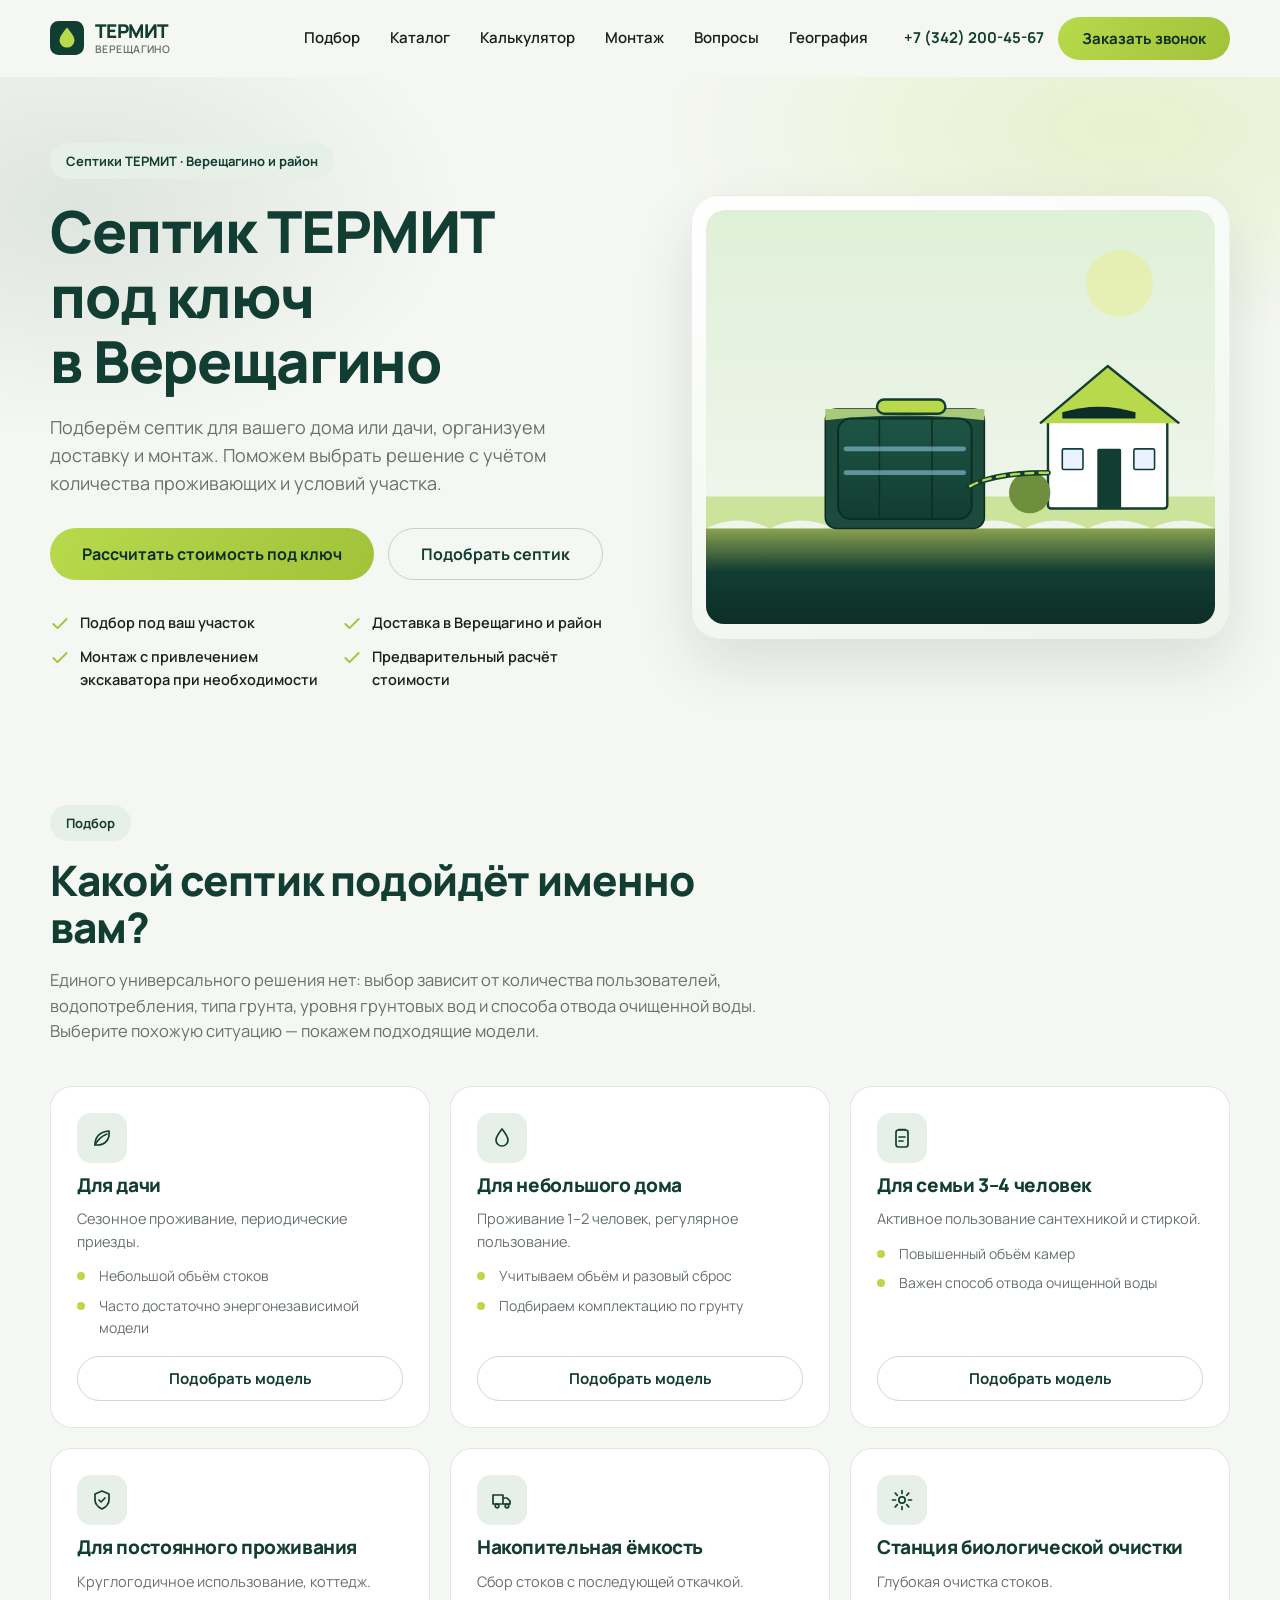
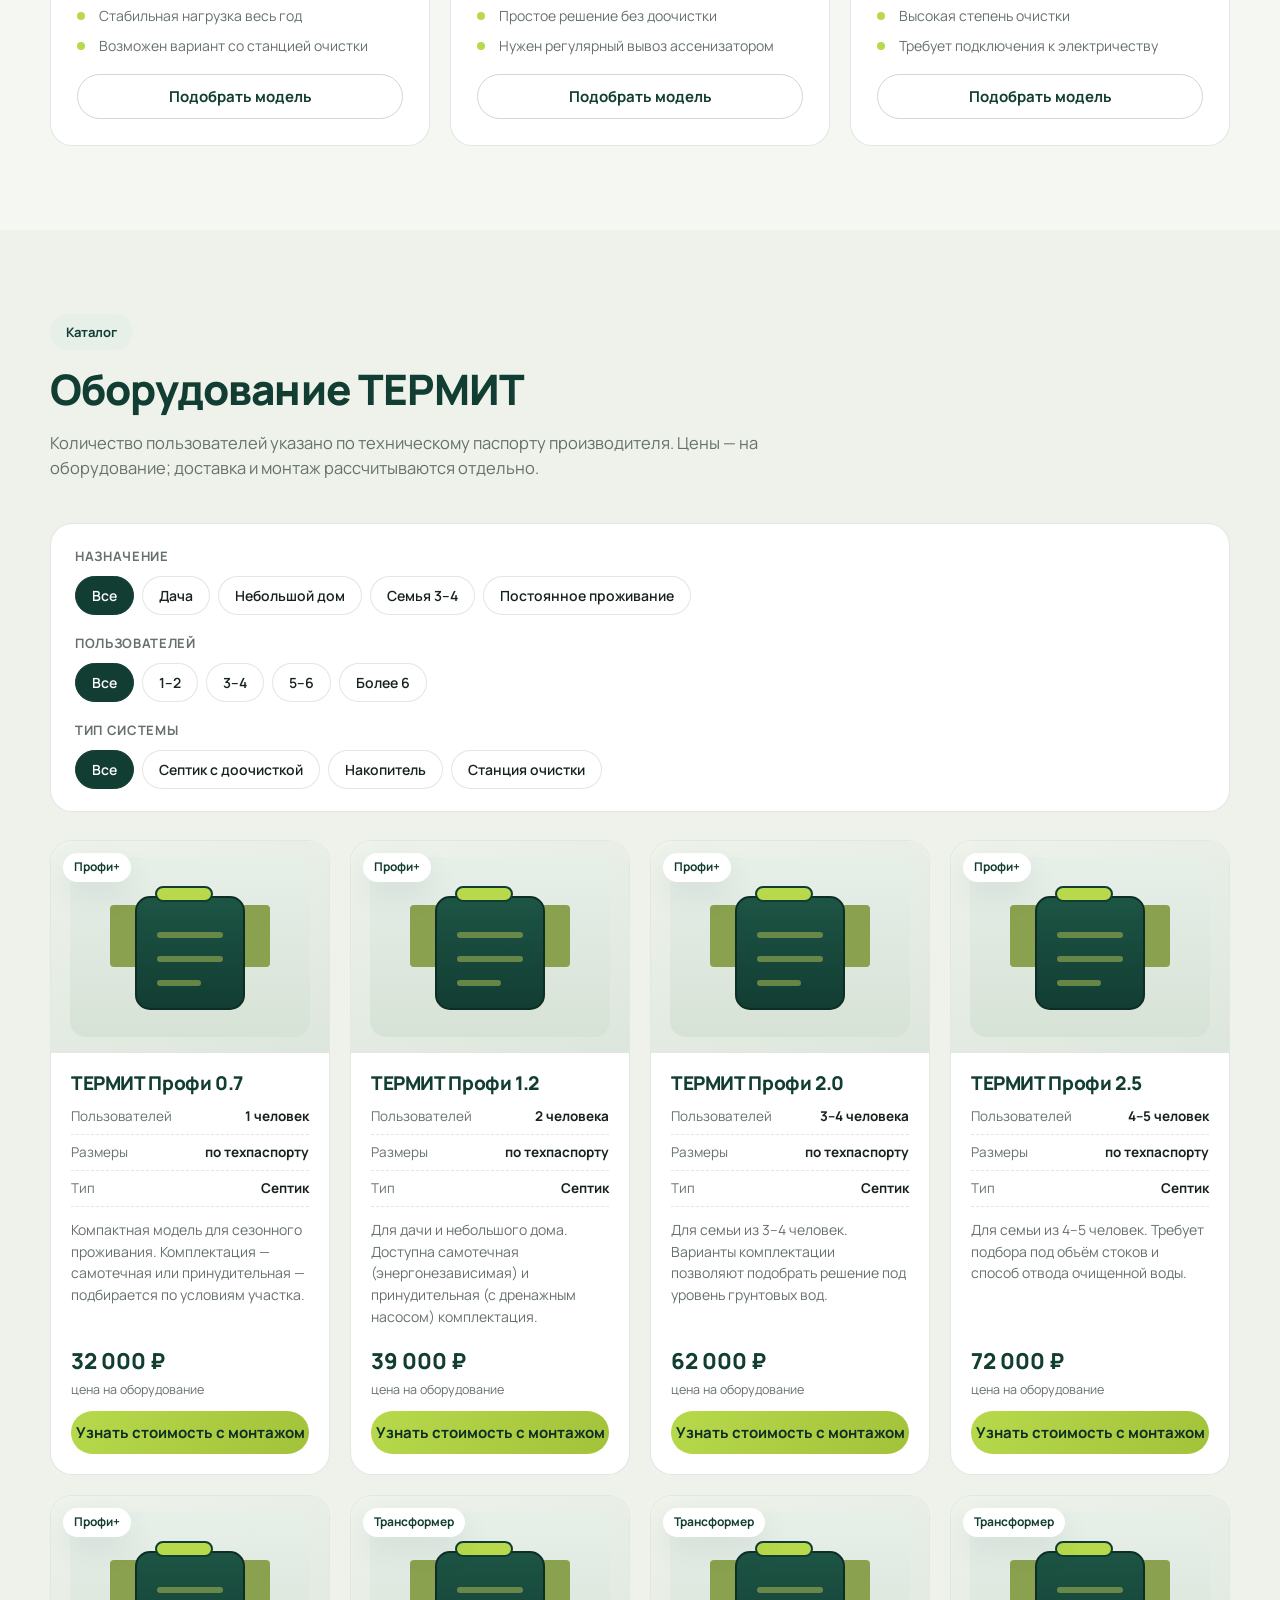
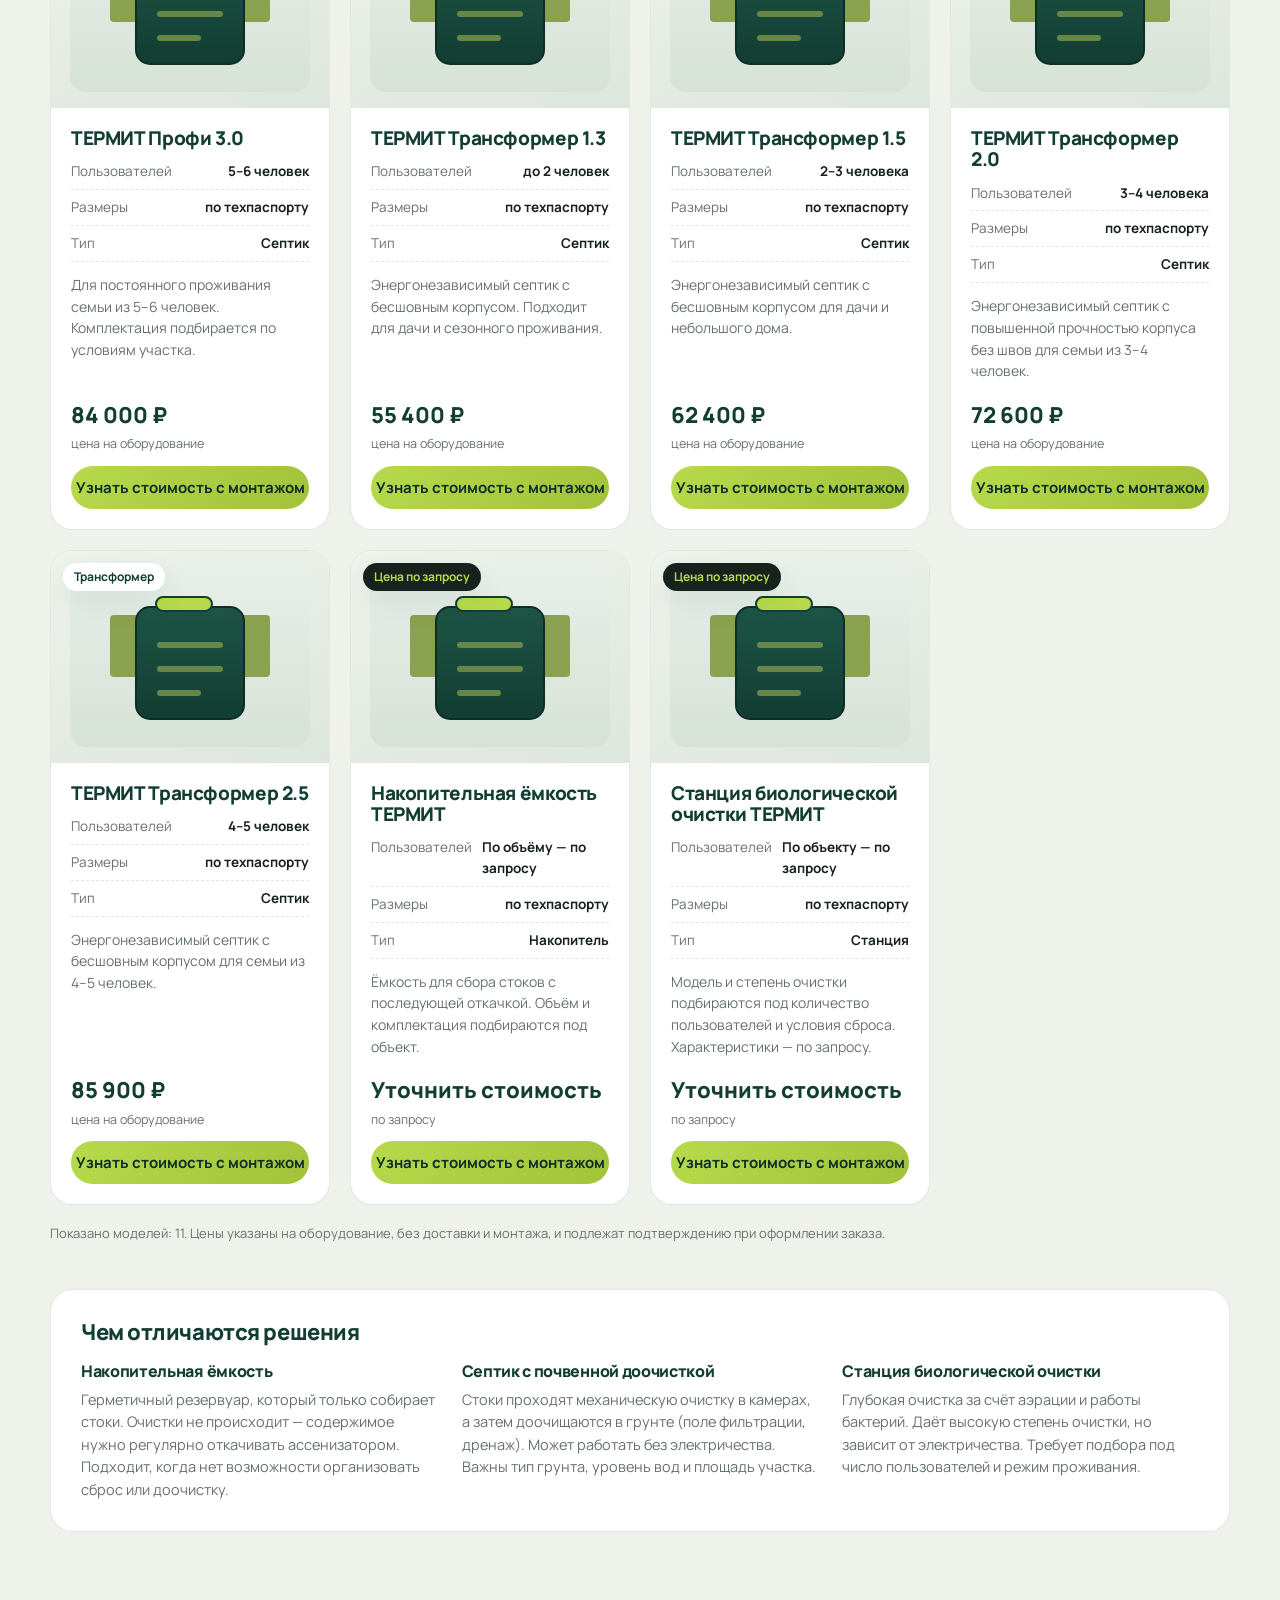
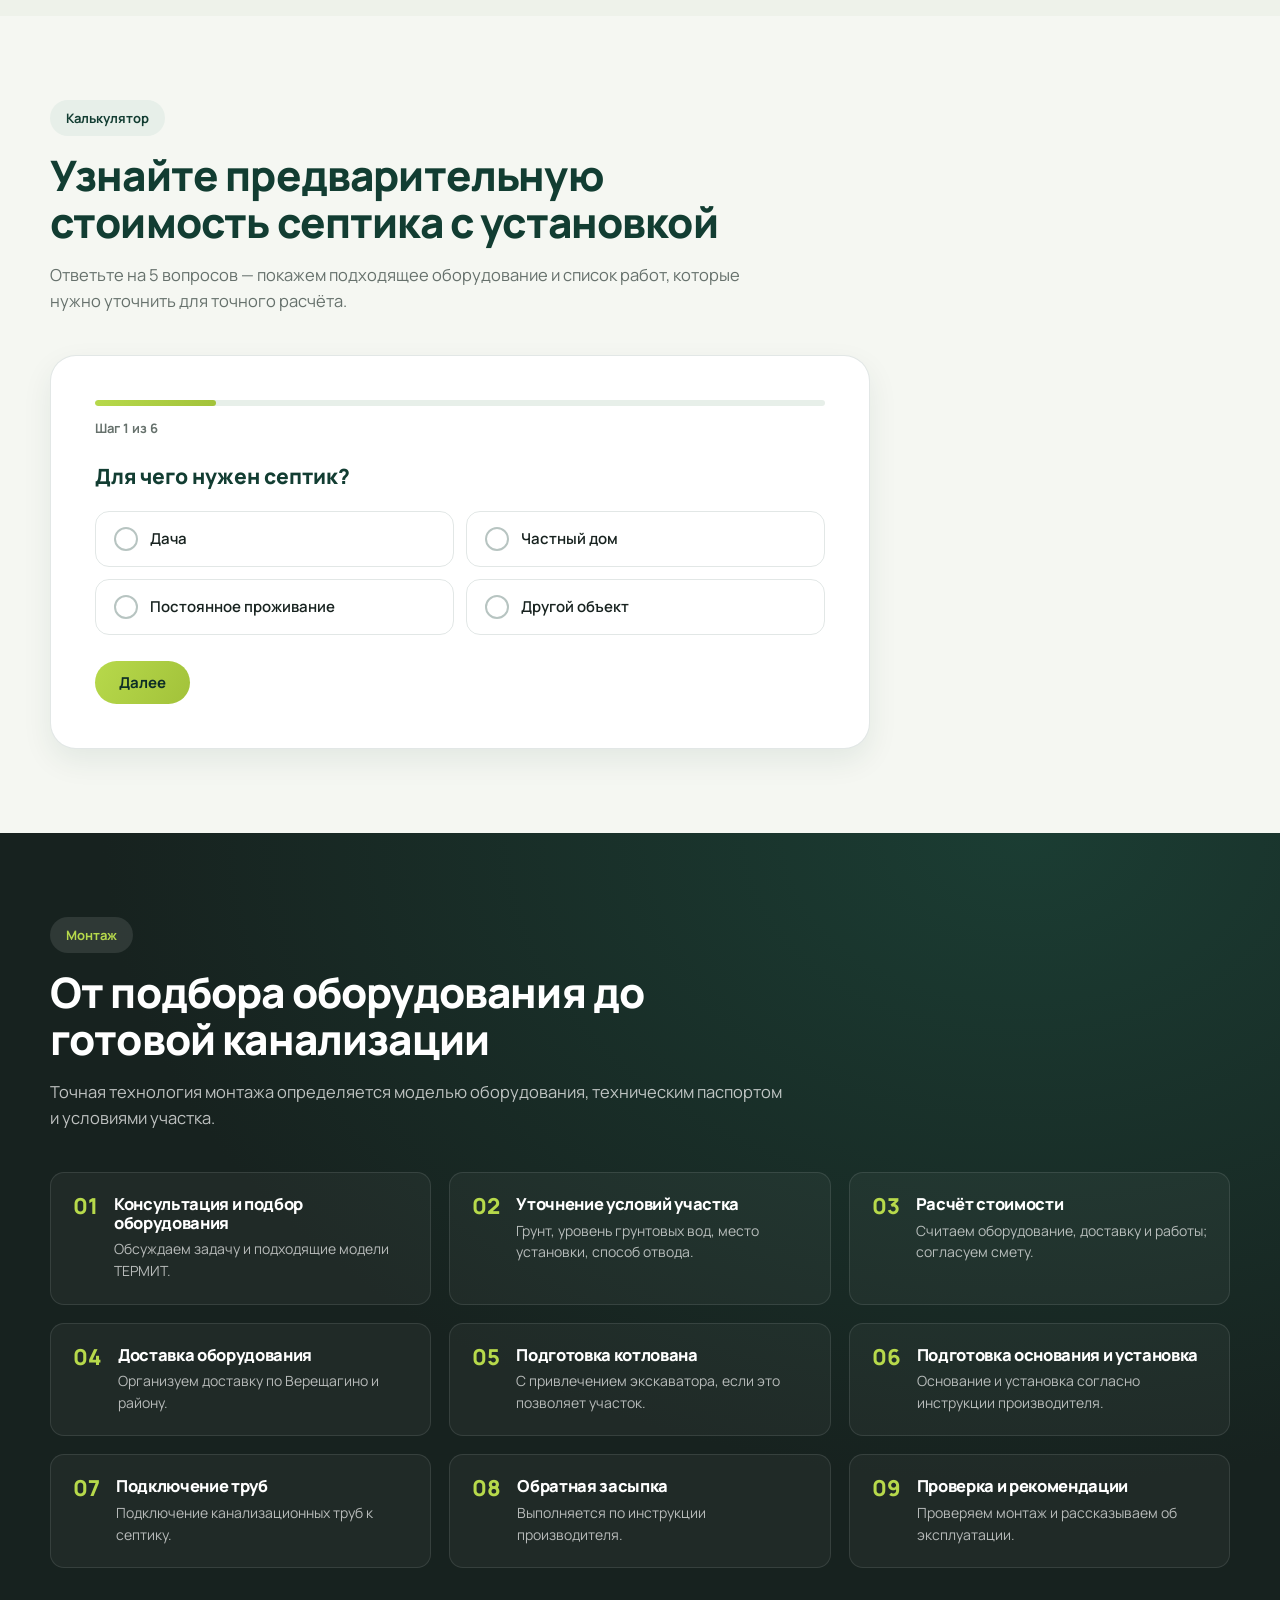
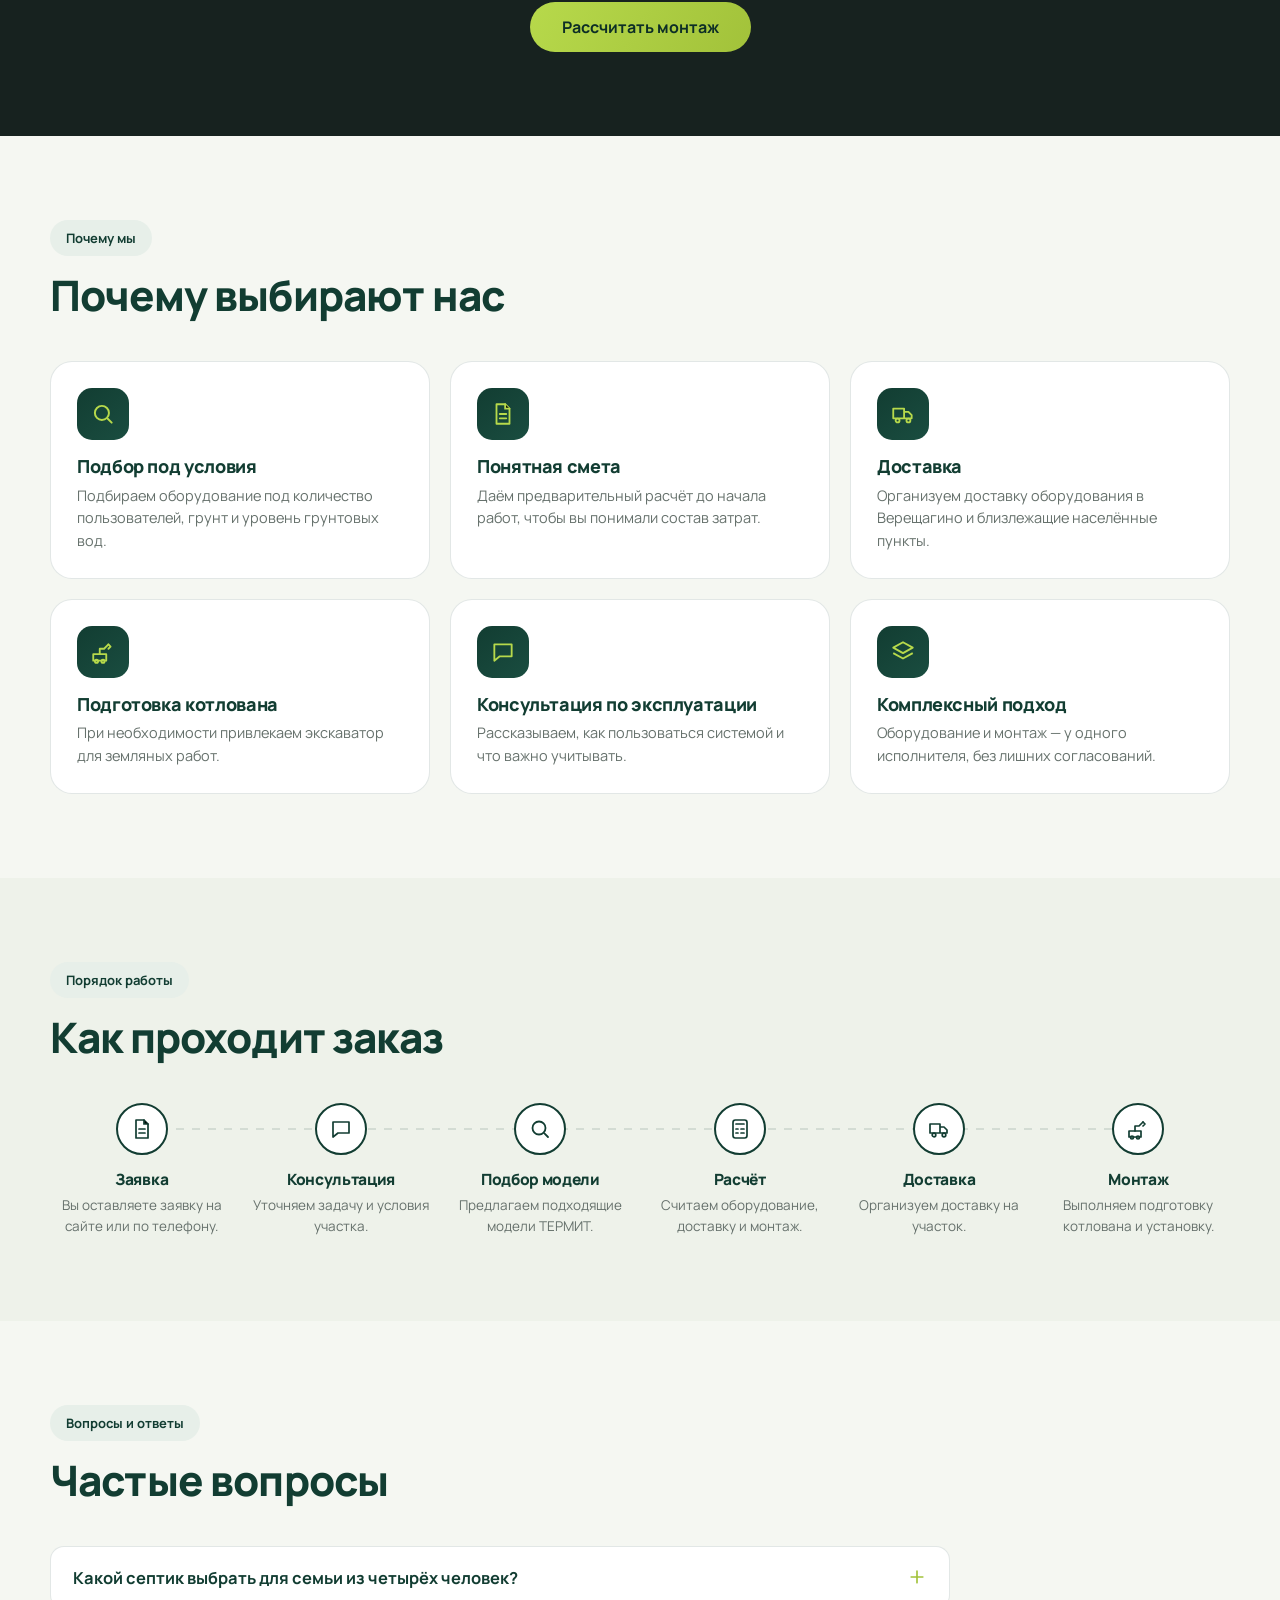
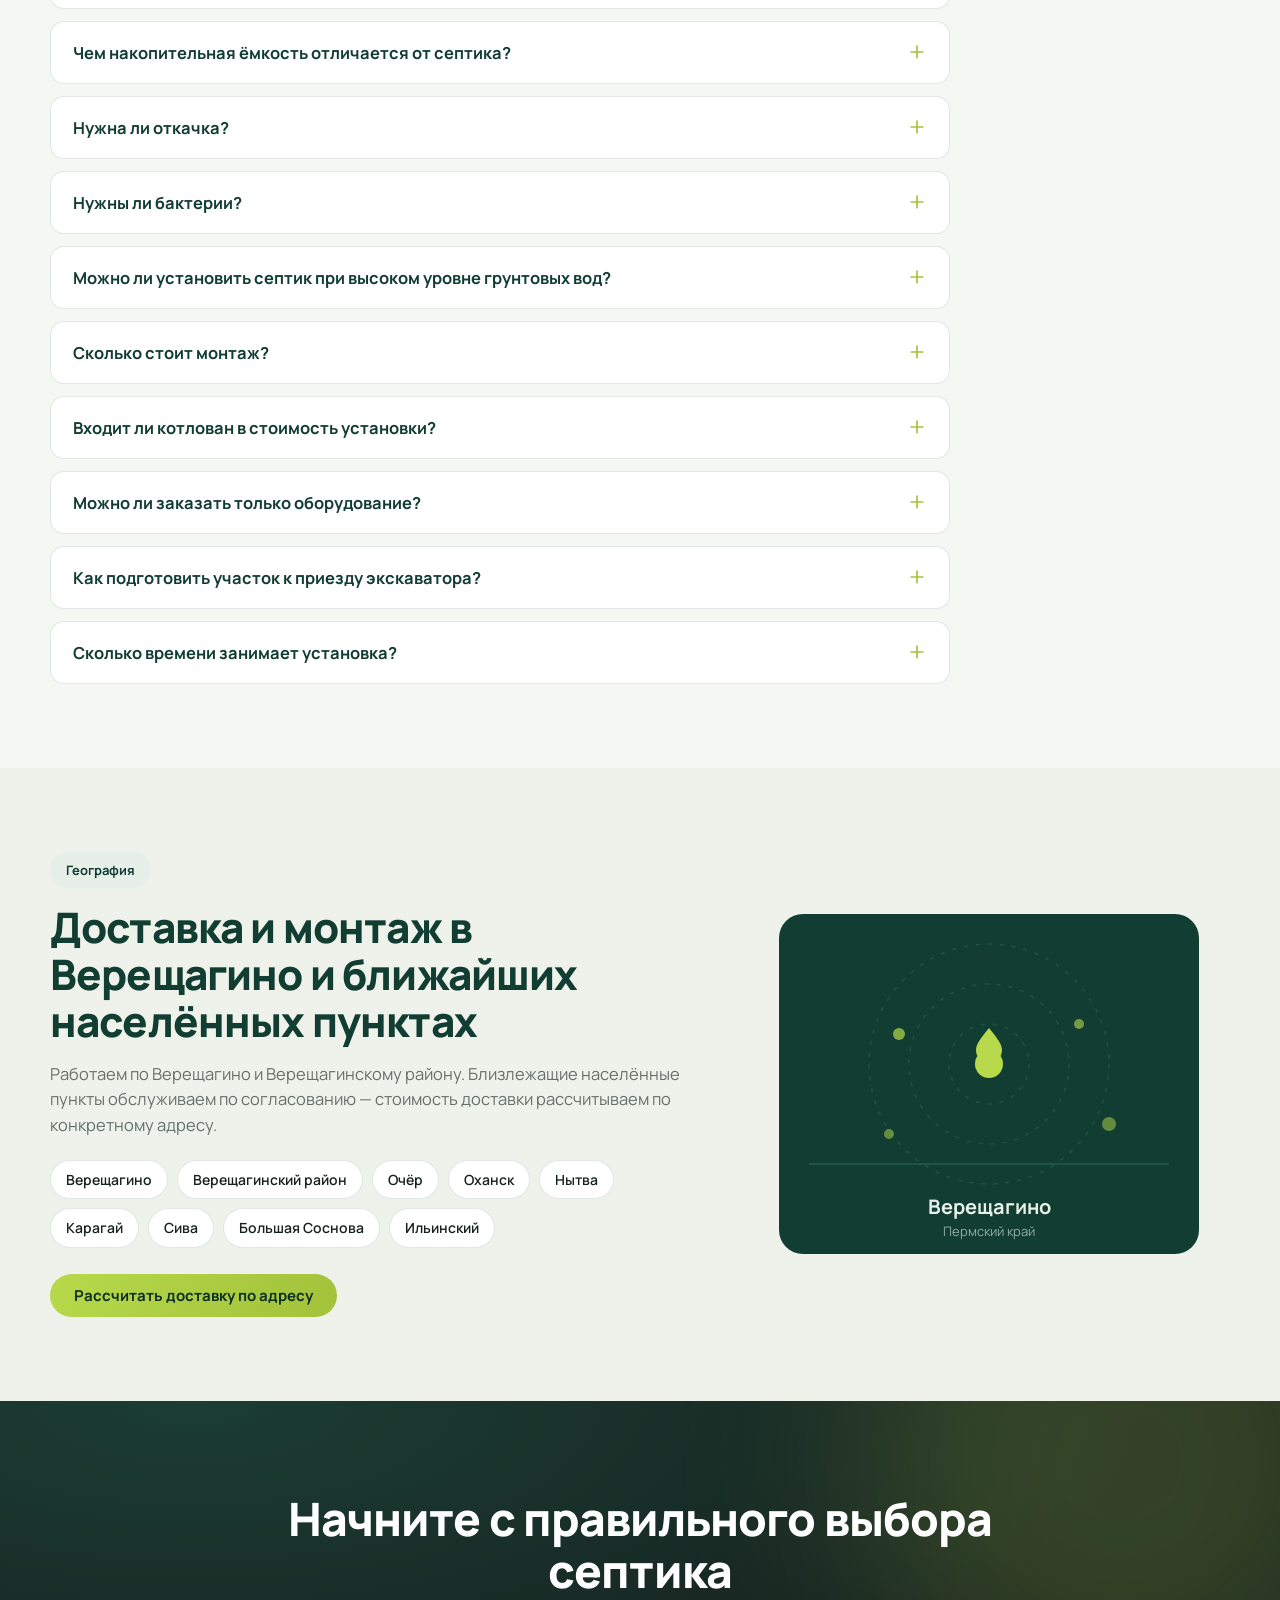
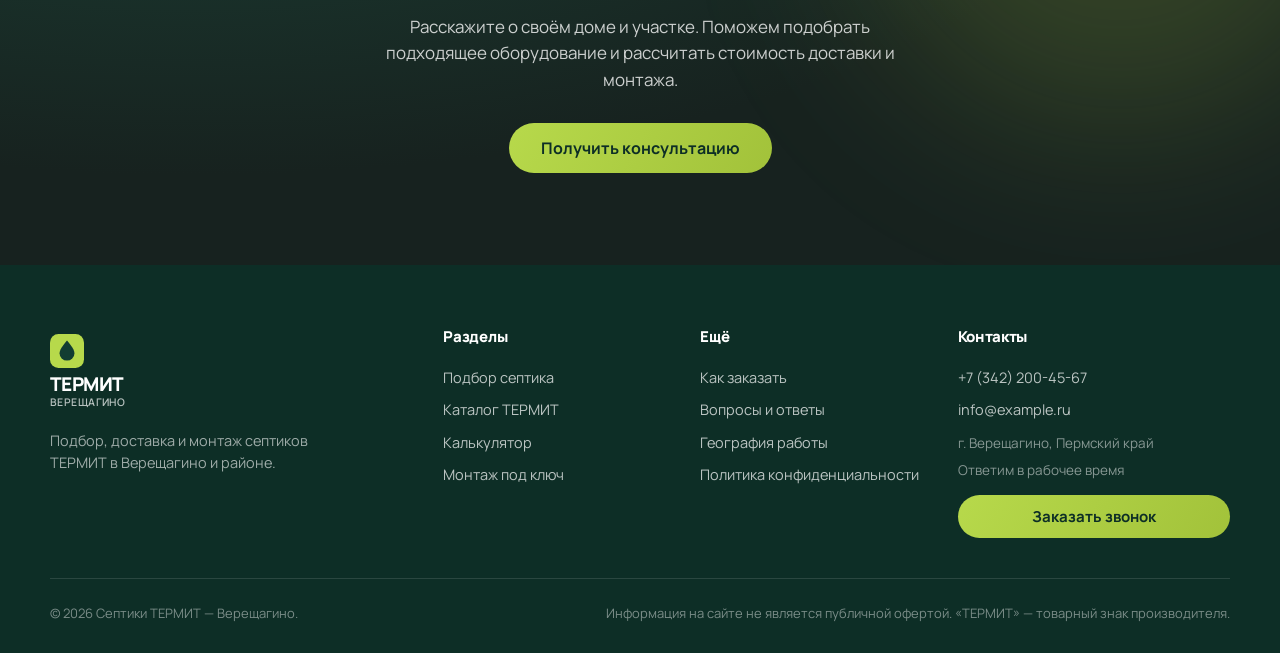
<file: index.html>
<!DOCTYPE html>
<html lang="ru">
<head>
  <meta charset="UTF-8" />
  <meta name="viewport" content="width=device-width, initial-scale=1.0" />
  <title>Септики ТЕРМИТ под ключ в Верещагино — подбор, доставка и монтаж</title>
  <meta name="description" content="Подбор, доставка и монтаж септиков ТЕРМИТ в Верещагино и районе. Поможем выбрать септик под ваш участок, рассчитаем стоимость под ключ. Оставьте заявку на консультацию." />
  <meta name="keywords" content="септик Верещагино, установка септика Верещагино, ТЕРМИТ Верещагино, монтаж септика под ключ, автономная канализация Верещагино" />
  <meta name="robots" content="index, follow" />
  <link rel="canonical" href="https://aly-labs.github.io/septik-term-vereshchagino/" />

  <!-- Open Graph -->
  <meta property="og:type" content="website" />
  <meta property="og:title" content="Септики ТЕРМИТ под ключ в Верещагино — подбор, доставка и монтаж" />
  <meta property="og:description" content="Подберём септик ТЕРМИТ под ваш дом или дачу, организуем доставку и монтаж. Предварительный расчёт стоимости под ключ." />
  <meta property="og:image" content="img/hero.svg" />
  <meta property="og:locale" content="ru_RU" />

  <link rel="preconnect" href="https://fonts.googleapis.com" />
  <link rel="preconnect" href="https://fonts.gstatic.com" crossorigin />
  <link href="https://fonts.googleapis.com/css2?family=Manrope:wght@400;500;600;700;800&display=swap" rel="stylesheet" />
  <link rel="stylesheet" href="css/styles.css" />
  <link rel="icon" href="data:image/svg+xml,%3Csvg xmlns='http://www.w3.org/2000/svg' viewBox='0 0 32 32'%3E%3Crect width='32' height='32' rx='8' fill='%23123D32'/%3E%3Cpath d='M16 7c4 5 6 8 6 11a6 6 0 1 1-12 0c0-3 2-6 6-11z' fill='%23B7D94B'/%3E%3C/svg%3E" />

  <!-- Структурированные данные (без неподтверждённых полей: рейтингов, отзывов и т. п.) -->
  <script type="application/ld+json">
  {
    "@context": "https://schema.org",
    "@type": "LocalBusiness",
    "name": "Септики ТЕРМИТ — Верещагино",
    "description": "Подбор, доставка и монтаж септиков ТЕРМИТ в Верещагино и районе.",
    "areaServed": { "@type": "City", "name": "Верещагино" },
    "address": { "@type": "PostalAddress", "addressLocality": "Верещагино", "addressRegion": "Пермский край", "addressCountry": "RU" },
    "telephone": "+7 (342) 200-45-67",
    "url": "https://aly-labs.github.io/septik-term-vereshchagino/"
  }
  </script>
</head>
<body>

  <!-- ============ SVG-спрайт иконок ============ -->
  <svg width="0" height="0" style="position:absolute" aria-hidden="true" focusable="false">
    <symbol id="i-check" viewBox="0 0 24 24"><path d="M20 6 9 17l-5-5" fill="none" stroke="currentColor" stroke-width="2.2" stroke-linecap="round" stroke-linejoin="round"/></symbol>
    <symbol id="i-phone" viewBox="0 0 24 24"><path d="M7 3.5 9.5 4l1 3.5-1.6 1.2a12 12 0 0 0 6.4 6.4L16.5 14l3.5 1 .5 2.5a2.2 2.2 0 0 1-2.3 2.5A16.5 16.5 0 0 1 4 6.3 2.2 2.2 0 0 1 6.5 4Z" fill="none" stroke="currentColor" stroke-width="1.7" stroke-linejoin="round"/></symbol>
    <symbol id="i-chat" viewBox="0 0 24 24"><path d="M4 5h16v11H9l-5 4V5Z" fill="none" stroke="currentColor" stroke-width="1.7" stroke-linejoin="round"/></symbol>
    <symbol id="i-clipboard" viewBox="0 0 24 24"><rect x="6" y="4" width="12" height="17" rx="2.4" fill="none" stroke="currentColor" stroke-width="1.7"/><path d="M9 4.5V3.5h6v1" fill="none" stroke="currentColor" stroke-width="1.7"/><path d="M9 11h6M9 15h4" stroke="currentColor" stroke-width="1.7" stroke-linecap="round"/></symbol>
    <symbol id="i-search" viewBox="0 0 24 24"><circle cx="11" cy="11" r="6.5" fill="none" stroke="currentColor" stroke-width="1.8"/><path d="m20 20-3.6-3.6" stroke="currentColor" stroke-width="1.8" stroke-linecap="round"/></symbol>
    <symbol id="i-calc" viewBox="0 0 24 24"><rect x="5" y="3" width="14" height="18" rx="2.4" fill="none" stroke="currentColor" stroke-width="1.7"/><path d="M8 7h8M8 12h2m3 0h3M8 16h2m3 0h3" stroke="currentColor" stroke-width="1.7" stroke-linecap="round"/></symbol>
    <symbol id="i-truck" viewBox="0 0 24 24"><path d="M3 7h10v9H3zM13 10h4l3 3v3h-7z" fill="none" stroke="currentColor" stroke-width="1.7" stroke-linejoin="round"/><circle cx="7" cy="18" r="1.8" fill="none" stroke="currentColor" stroke-width="1.7"/><circle cx="17" cy="18" r="1.8" fill="none" stroke="currentColor" stroke-width="1.7"/></symbol>
    <symbol id="i-excavator" viewBox="0 0 24 24"><path d="M3 20h12v-6H3z" fill="none" stroke="currentColor" stroke-width="1.7" stroke-linejoin="round"/><path d="M9 14V9h4l4-4" fill="none" stroke="currentColor" stroke-width="1.7" stroke-linecap="round" stroke-linejoin="round"/><path d="m17 5 2 2-2 2" fill="none" stroke="currentColor" stroke-width="1.7" stroke-linecap="round" stroke-linejoin="round"/><circle cx="6" cy="20.5" r="1.5" fill="none" stroke="currentColor" stroke-width="1.7"/><circle cx="12" cy="20.5" r="1.5" fill="none" stroke="currentColor" stroke-width="1.7"/></symbol>
    <symbol id="i-layers" viewBox="0 0 24 24"><path d="m12 3 9 5-9 5-9-5 9-5Z" fill="none" stroke="currentColor" stroke-width="1.7" stroke-linejoin="round"/><path d="m3 13 9 5 9-5" fill="none" stroke="currentColor" stroke-width="1.7" stroke-linejoin="round"/></symbol>
    <symbol id="i-pipe" viewBox="0 0 24 24"><path d="M4 6h8a4 4 0 0 1 4 4v8" fill="none" stroke="currentColor" stroke-width="2" stroke-linecap="round"/><path d="M4 3v6M16 18v3" stroke="currentColor" stroke-width="2" stroke-linecap="round"/></symbol>
    <symbol id="i-shield" viewBox="0 0 24 24"><path d="M12 3 5 6v6c0 4 3 7 7 9 4-2 7-5 7-9V6l-7-3Z" fill="none" stroke="currentColor" stroke-width="1.7" stroke-linejoin="round"/><path d="m9 12 2 2 4-4" fill="none" stroke="currentColor" stroke-width="1.7" stroke-linecap="round" stroke-linejoin="round"/></symbol>
    <symbol id="i-doc" viewBox="0 0 24 24"><path d="M6 3h8l4 4v14H6z" fill="none" stroke="currentColor" stroke-width="1.7" stroke-linejoin="round"/><path d="M14 3v4h4M9 12h6M9 16h6" stroke="currentColor" stroke-width="1.7" stroke-linecap="round"/></symbol>
    <symbol id="i-ruler" viewBox="0 0 24 24"><path d="m4 20 16-16 0 0" fill="none"/><rect x="2.5" y="13.5" width="18" height="6" rx="1.5" transform="rotate(-45 11.5 16.5)" fill="none" stroke="currentColor" stroke-width="1.7"/><path d="m9 12 1.5 1.5M12 9l1.5 1.5M15 6l1.5 1.5" stroke="currentColor" stroke-width="1.5" stroke-linecap="round"/></symbol>
    <symbol id="i-leaf" viewBox="0 0 24 24"><path d="M5 19c0-8 5-13 14-14 1 9-4 14-12 14H5Z" fill="none" stroke="currentColor" stroke-width="1.7" stroke-linejoin="round"/><path d="M5 19c3-6 7-9 12-11" fill="none" stroke="currentColor" stroke-width="1.5" stroke-linecap="round"/></symbol>
    <symbol id="i-drop" viewBox="0 0 24 24"><path d="M12 3c4 5 6 8 6 11a6 6 0 1 1-12 0c0-3 2-6 6-11Z" fill="none" stroke="currentColor" stroke-width="1.7" stroke-linejoin="round"/></symbol>
    <symbol id="i-gear" viewBox="0 0 24 24"><circle cx="12" cy="12" r="3.2" fill="none" stroke="currentColor" stroke-width="1.7"/><path d="M12 2.5v3M12 18.5v3M2.5 12h3M18.5 12h3M5.2 5.2l2.1 2.1M16.7 16.7l2.1 2.1M18.8 5.2l-2.1 2.1M7.3 16.7l-2.1 2.1" stroke="currentColor" stroke-width="1.7" stroke-linecap="round"/></symbol>
    <symbol id="i-map" viewBox="0 0 24 24"><path d="M12 21s7-6.2 7-11a7 7 0 1 0-14 0c0 4.8 7 11 7 11Z" fill="none" stroke="currentColor" stroke-width="1.7" stroke-linejoin="round"/><circle cx="12" cy="10" r="2.5" fill="none" stroke="currentColor" stroke-width="1.7"/></symbol>
    <symbol id="i-close" viewBox="0 0 24 24"><path d="M6 6l12 12M18 6 6 18" stroke="currentColor" stroke-width="2" stroke-linecap="round"/></symbol>
    <symbol id="i-arrow" viewBox="0 0 24 24"><path d="M5 12h13M13 6l6 6-6 6" fill="none" stroke="currentColor" stroke-width="2" stroke-linecap="round" stroke-linejoin="round"/></symbol>
    <symbol id="i-plus" viewBox="0 0 24 24"><path d="M12 5v14M5 12h14" stroke="currentColor" stroke-width="2" stroke-linecap="round"/></symbol>
  </svg>

  <!-- ============ HEADER ============ -->
  <header class="header" id="header">
    <div class="container header__inner">
      <a href="#" class="logo" aria-label="На главную">
        <span class="logo__mark" aria-hidden="true"><svg viewBox="0 0 32 32" width="34" height="34"><rect width="32" height="32" rx="8" fill="#123D32"/><path d="M16 6c4.5 5.5 7 9 7 12a7 7 0 1 1-14 0c0-3 2.5-6.5 7-12z" fill="#B7D94B"/></svg></span>
        <span class="logo__text">ТЕРМИТ<small>Верещагино</small></span>
      </a>

      <nav class="nav" id="nav" aria-label="Основное меню">
        <a href="#selection" class="nav__link">Подбор</a>
        <a href="#catalog" class="nav__link">Каталог</a>
        <a href="#calc" class="nav__link">Калькулятор</a>
        <a href="#montage" class="nav__link">Монтаж</a>
        <a href="#faq" class="nav__link">Вопросы</a>
        <a href="#geo" class="nav__link">География</a>
        <div class="nav__mobile-cta">
          <a class="btn btn--ghost btn--block" data-phone href="tel:+73422004567">Позвонить</a>
          <button class="btn btn--primary btn--block" type="button" data-lead="callback">Заказать звонок</button>
        </div>
      </nav>

      <div class="header__actions">
        <a class="header__phone" data-phone href="tel:+73422004567">+7 (342) 200-45-67</a>
        <button class="btn btn--primary" type="button" data-lead="callback">Заказать звонок</button>
        <button class="burger" id="burger" type="button" aria-label="Открыть меню" aria-expanded="false">
          <span></span><span></span><span></span>
        </button>
      </div>
    </div>
  </header>

  <main>
    <!-- ============ БЛОК 1. ПЕРВЫЙ ЭКРАН ============ -->
    <section class="hero" id="top">
      <div class="hero__glow" aria-hidden="true"></div>
      <div class="container hero__inner">
        <div class="hero__content">
          <span class="pill reveal">Септики ТЕРМИТ · Верещагино и район</span>
          <h1 class="hero__title reveal">Септик ТЕРМИТ под&nbsp;ключ в&nbsp;Верещагино</h1>
          <p class="hero__text reveal">
            Подберём септик для вашего дома или дачи, организуем доставку и монтаж.
            Поможем выбрать решение с учётом количества проживающих и условий участка.
          </p>
          <div class="hero__cta reveal">
            <a class="btn btn--primary btn--lg" href="#calc">Рассчитать стоимость под ключ</a>
            <a class="btn btn--ghost btn--lg" href="#catalog">Подобрать септик</a>
          </div>
          <ul class="hero__trust reveal">
            <li><svg class="ic"><use href="#i-check"/></svg>Подбор под ваш участок</li>
            <li><svg class="ic"><use href="#i-check"/></svg>Доставка в Верещагино и район</li>
            <li><svg class="ic"><use href="#i-check"/></svg>Монтаж с привлечением экскаватора при необходимости</li>
            <li><svg class="ic"><use href="#i-check"/></svg>Предварительный расчёт стоимости</li>
          </ul>
        </div>

        <div class="hero__visual reveal">
          <div class="hero__card">
            <img class="hero__img" src="img/hero.svg" width="640" height="520" alt="Септик ТЕРМИТ, установленный на загородном участке" loading="eager" />
          </div>
        </div>
      </div>
    </section>

    <!-- ============ БЛОК 2. ПОДБОР СЕПТИКА ============ -->
    <section class="section" id="selection">
      <div class="container">
        <div class="section__head reveal">
          <span class="pill">Подбор</span>
          <h2 class="section__title">Какой септик подойдёт именно вам?</h2>
          <p class="section__sub">
            Единого универсального решения нет: выбор зависит от количества пользователей, водопотребления,
            типа грунта, уровня грунтовых вод и способа отвода очищенной воды. Выберите похожую ситуацию — покажем подходящие модели.
          </p>
        </div>

        <div class="pick">
          <article class="pick__card reveal">
            <div class="pick__icon"><svg class="ic"><use href="#i-leaf"/></svg></div>
            <h3>Для дачи</h3>
            <p class="pick__purpose">Сезонное проживание, периодические приезды.</p>
            <ul class="pick__list">
              <li>Небольшой объём стоков</li>
              <li>Часто достаточно энергонезависимой модели</li>
            </ul>
            <button class="btn btn--ghost btn--block" type="button" data-purpose="dacha">Подобрать модель</button>
          </article>

          <article class="pick__card reveal">
            <div class="pick__icon"><svg class="ic"><use href="#i-drop"/></svg></div>
            <h3>Для небольшого дома</h3>
            <p class="pick__purpose">Проживание 1–2 человек, регулярное пользование.</p>
            <ul class="pick__list">
              <li>Учитываем объём и разовый сброс</li>
              <li>Подбираем комплектацию по грунту</li>
            </ul>
            <button class="btn btn--ghost btn--block" type="button" data-purpose="house">Подобрать модель</button>
          </article>

          <article class="pick__card reveal">
            <div class="pick__icon"><svg class="ic"><use href="#i-clipboard"/></svg></div>
            <h3>Для семьи 3–4 человек</h3>
            <p class="pick__purpose">Активное пользование сантехникой и стиркой.</p>
            <ul class="pick__list">
              <li>Повышенный объём камер</li>
              <li>Важен способ отвода очищенной воды</li>
            </ul>
            <button class="btn btn--ghost btn--block" type="button" data-purpose="family34">Подобрать модель</button>
          </article>

          <article class="pick__card reveal">
            <div class="pick__icon"><svg class="ic"><use href="#i-shield"/></svg></div>
            <h3>Для постоянного проживания</h3>
            <p class="pick__purpose">Круглогодичное использование, коттедж.</p>
            <ul class="pick__list">
              <li>Стабильная нагрузка весь год</li>
              <li>Возможен вариант со станцией очистки</li>
            </ul>
            <button class="btn btn--ghost btn--block" type="button" data-purpose="permanent">Подобрать модель</button>
          </article>

          <article class="pick__card reveal">
            <div class="pick__icon"><svg class="ic"><use href="#i-truck"/></svg></div>
            <h3>Накопительная ёмкость</h3>
            <p class="pick__purpose">Сбор стоков с последующей откачкой.</p>
            <ul class="pick__list">
              <li>Простое решение без доочистки</li>
              <li>Нужен регулярный вывоз ассенизатором</li>
            </ul>
            <button class="btn btn--ghost btn--block" type="button" data-type="storage">Подобрать модель</button>
          </article>

          <article class="pick__card reveal">
            <div class="pick__icon"><svg class="ic"><use href="#i-gear"/></svg></div>
            <h3>Станция биологической очистки</h3>
            <p class="pick__purpose">Глубокая очистка стоков.</p>
            <ul class="pick__list">
              <li>Высокая степень очистки</li>
              <li>Требует подключения к электричеству</li>
            </ul>
            <button class="btn btn--ghost btn--block" type="button" data-type="station">Подобрать модель</button>
          </article>
        </div>
      </div>
    </section>

    <!-- ============ БЛОК 3. КАТАЛОГ ТЕРМИТ ============ -->
    <section class="section section--soft" id="catalog">
      <div class="container">
        <div class="section__head reveal">
          <span class="pill">Каталог</span>
          <h2 class="section__title">Оборудование ТЕРМИТ</h2>
          <p class="section__sub">
            Количество пользователей указано по техническому паспорту производителя.
            Цены — на оборудование; доставка и монтаж рассчитываются отдельно.
          </p>
        </div>

        <!-- Фильтры -->
        <div class="filters reveal" id="filters">
          <div class="filters__group">
            <span class="filters__label">Назначение</span>
            <div class="chips" data-filter="purpose">
              <button class="chip is-active" type="button" data-value="all">Все</button>
              <button class="chip" type="button" data-value="dacha">Дача</button>
              <button class="chip" type="button" data-value="house">Небольшой дом</button>
              <button class="chip" type="button" data-value="family34">Семья 3–4</button>
              <button class="chip" type="button" data-value="permanent">Постоянное проживание</button>
            </div>
          </div>
          <div class="filters__group">
            <span class="filters__label">Пользователей</span>
            <div class="chips" data-filter="users">
              <button class="chip is-active" type="button" data-value="all">Все</button>
              <button class="chip" type="button" data-value="1-2">1–2</button>
              <button class="chip" type="button" data-value="3-4">3–4</button>
              <button class="chip" type="button" data-value="5-6">5–6</button>
              <button class="chip" type="button" data-value="6+">Более 6</button>
            </div>
          </div>
          <div class="filters__group">
            <span class="filters__label">Тип системы</span>
            <div class="chips" data-filter="type">
              <button class="chip is-active" type="button" data-value="all">Все</button>
              <button class="chip" type="button" data-value="septic">Септик с доочисткой</button>
              <button class="chip" type="button" data-value="storage">Накопитель</button>
              <button class="chip" type="button" data-value="station">Станция очистки</button>
            </div>
          </div>
          <button class="filters__reset" type="button" id="filtersReset" hidden>Сбросить фильтры</button>
        </div>

        <div class="catalog__grid" id="catalogGrid" aria-live="polite"></div>
        <p class="catalog__none" id="catalogNone" hidden>
          По выбранным фильтрам ничего не нашлось. <button class="linklike" type="button" data-lead="selection">Оставьте заявку</button> — подберём вариант вручную.
        </p>
        <p class="catalog__meta" id="catalogMeta"></p>

        <!-- Разница между решениями -->
        <div class="types reveal">
          <h3 class="types__title">Чем отличаются решения</h3>
          <div class="types__grid">
            <div class="types__col">
              <h4>Накопительная ёмкость</h4>
              <p>Герметичный резервуар, который только собирает стоки. Очистки не происходит — содержимое нужно регулярно откачивать ассенизатором. Подходит, когда нет возможности организовать сброс или доочистку.</p>
            </div>
            <div class="types__col">
              <h4>Септик с почвенной доочисткой</h4>
              <p>Стоки проходят механическую очистку в камерах, а затем доочищаются в грунте (поле фильтрации, дренаж). Может работать без электричества. Важны тип грунта, уровень вод и площадь участка.</p>
            </div>
            <div class="types__col">
              <h4>Станция биологической очистки</h4>
              <p>Глубокая очистка за счёт аэрации и работы бактерий. Даёт высокую степень очистки, но зависит от электричества. Требует подбора под число пользователей и режим проживания.</p>
            </div>
          </div>
        </div>
      </div>
    </section>

    <!-- ============ БЛОК 4. КАЛЬКУЛЯТОР ============ -->
    <section class="section" id="calc">
      <div class="container">
        <div class="section__head reveal">
          <span class="pill">Калькулятор</span>
          <h2 class="section__title">Узнайте предварительную стоимость септика с установкой</h2>
          <p class="section__sub">Ответьте на 5 вопросов — покажем подходящее оборудование и список работ, которые нужно уточнить для точного расчёта.</p>
        </div>

        <div class="calc reveal" id="calcApp">
          <div class="calc__progress" aria-hidden="true"><span id="calcBar"></span></div>
          <p class="calc__steplabel" id="calcStepLabel">Шаг 1 из 6</p>

          <form id="calcForm" novalidate>
            <!-- Шаг 1 -->
            <fieldset class="calc__step is-active" data-step="1">
              <legend class="calc__q">Для чего нужен септик?</legend>
              <div class="opts">
                <label class="opt"><input type="radio" name="q1" value="dacha"><span>Дача</span></label>
                <label class="opt"><input type="radio" name="q1" value="house"><span>Частный дом</span></label>
                <label class="opt"><input type="radio" name="q1" value="permanent"><span>Постоянное проживание</span></label>
                <label class="opt"><input type="radio" name="q1" value="other"><span>Другой объект</span></label>
              </div>
              <p class="calc__err" data-err="1" hidden>Выберите вариант</p>
            </fieldset>

            <!-- Шаг 2 -->
            <fieldset class="calc__step" data-step="2">
              <legend class="calc__q">Сколько человек будет пользоваться канализацией?</legend>
              <div class="opts">
                <label class="opt"><input type="radio" name="q2" value="1-2"><span>1–2 человека</span></label>
                <label class="opt"><input type="radio" name="q2" value="3-4"><span>3–4 человека</span></label>
                <label class="opt"><input type="radio" name="q2" value="5-6"><span>5–6 человек</span></label>
                <label class="opt"><input type="radio" name="q2" value="6+"><span>Более 6 человек</span></label>
              </div>
              <p class="calc__err" data-err="2" hidden>Выберите вариант</p>
            </fieldset>

            <!-- Шаг 3 -->
            <fieldset class="calc__step" data-step="3">
              <legend class="calc__q">Какой тип системы интересует?</legend>
              <div class="opts">
                <label class="opt"><input type="radio" name="q3" value="unknown"><span>Пока не знаю, нужна консультация</span></label>
                <label class="opt"><input type="radio" name="q3" value="storage"><span>Накопительная ёмкость</span></label>
                <label class="opt"><input type="radio" name="q3" value="septic"><span>Септик с доочисткой</span></label>
                <label class="opt"><input type="radio" name="q3" value="station"><span>Станция биологической очистки</span></label>
              </div>
              <p class="calc__err" data-err="3" hidden>Выберите вариант</p>
            </fieldset>

            <!-- Шаг 4 -->
            <fieldset class="calc__step" data-step="4">
              <legend class="calc__q">Какие условия на участке?</legend>
              <div class="opts">
                <label class="opt"><input type="radio" name="q4" value="sand"><span>Песок</span></label>
                <label class="opt"><input type="radio" name="q4" value="clay"><span>Глина</span></label>
                <label class="opt"><input type="radio" name="q4" value="water"><span>Высокий уровень грунтовых вод</span></label>
                <label class="opt"><input type="radio" name="q4" value="unknown"><span>Не знаю</span></label>
              </div>
              <p class="calc__err" data-err="4" hidden>Выберите вариант</p>
            </fieldset>

            <!-- Шаг 5 -->
            <fieldset class="calc__step" data-step="5">
              <legend class="calc__q">Что необходимо включить в расчёт?</legend>
              <div class="opts">
                <label class="opt"><input type="radio" name="q5" value="equip"><span>Только оборудование</span></label>
                <label class="opt"><input type="radio" name="q5" value="delivery"><span>Оборудование и доставка</span></label>
                <label class="opt"><input type="radio" name="q5" value="montage"><span>Оборудование, доставка и монтаж</span></label>
                <label class="opt"><input type="radio" name="q5" value="turnkey"><span>Нужен полный расчёт под ключ</span></label>
              </div>
              <p class="calc__err" data-err="5" hidden>Выберите вариант</p>
            </fieldset>

            <!-- Шаг 6: результат + контакты -->
            <fieldset class="calc__step" data-step="6">
              <legend class="calc__q">Предварительный результат</legend>

              <div class="calc__summary" id="calcSummary"></div>

              <div class="calc__contact">
                <label class="field"><span>Имя</span><input type="text" name="name" autocomplete="name" placeholder="Как к вам обращаться" required /></label>
                <label class="field"><span>Телефон</span><input type="tel" name="phone" autocomplete="tel" placeholder="+7 (___) ___-__-__" required /></label>
                <label class="field"><span>Населённый пункт</span><input type="text" name="city" autocomplete="address-level2" placeholder="Например, Верещагино" /></label>
                <label class="field"><span>Комментарий по участку</span><textarea name="comment" rows="3" placeholder="Грунт, уровень вод, расстояние до дороги — что важно учесть"></textarea></label>
              </div>

              <label class="consent">
                <input type="checkbox" name="consent" required />
                <span>Согласен(на) на обработку персональных данных и принимаю <a href="privacy.html" target="_blank" rel="noopener">политику конфиденциальности</a></span>
              </label>
              <p class="calc__err" data-err="6" hidden>Отметьте согласие и проверьте телефон</p>
            </fieldset>

            <div class="calc__nav">
              <button class="btn btn--ghost" type="button" id="calcBack" hidden>Назад</button>
              <button class="btn btn--primary" type="button" id="calcNext">Далее</button>
              <button class="btn btn--primary" type="submit" id="calcSubmit" hidden>Получить расчёт</button>
            </div>
          </form>
        </div>
      </div>
    </section>

    <!-- ============ БЛОК 5. МОНТАЖ ПОД КЛЮЧ ============ -->
    <section class="section section--dark" id="montage">
      <div class="container">
        <div class="section__head section__head--light reveal">
          <span class="pill pill--dark">Монтаж</span>
          <h2 class="section__title">От подбора оборудования до готовой канализации</h2>
          <p class="section__sub">
            Точная технология монтажа определяется моделью оборудования, техническим паспортом и условиями участка.
          </p>
        </div>

        <ol class="msteps">
          <li class="mstep reveal"><span class="mstep__num">01</span><div><h3>Консультация и подбор оборудования</h3><p>Обсуждаем задачу и подходящие модели ТЕРМИТ.</p></div></li>
          <li class="mstep reveal"><span class="mstep__num">02</span><div><h3>Уточнение условий участка</h3><p>Грунт, уровень грунтовых вод, место установки, способ отвода.</p></div></li>
          <li class="mstep reveal"><span class="mstep__num">03</span><div><h3>Расчёт стоимости</h3><p>Считаем оборудование, доставку и работы; согласуем смету.</p></div></li>
          <li class="mstep reveal"><span class="mstep__num">04</span><div><h3>Доставка оборудования</h3><p>Организуем доставку по Верещагино и району.</p></div></li>
          <li class="mstep reveal"><span class="mstep__num">05</span><div><h3>Подготовка котлована</h3><p>С привлечением экскаватора, если это позволяет участок.</p></div></li>
          <li class="mstep reveal"><span class="mstep__num">06</span><div><h3>Подготовка основания и установка</h3><p>Основание и установка согласно инструкции производителя.</p></div></li>
          <li class="mstep reveal"><span class="mstep__num">07</span><div><h3>Подключение труб</h3><p>Подключение канализационных труб к септику.</p></div></li>
          <li class="mstep reveal"><span class="mstep__num">08</span><div><h3>Обратная засыпка</h3><p>Выполняется по инструкции производителя.</p></div></li>
          <li class="mstep reveal"><span class="mstep__num">09</span><div><h3>Проверка и рекомендации</h3><p>Проверяем монтаж и рассказываем об эксплуатации.</p></div></li>
        </ol>

        <div class="montage__cta reveal">
          <button class="btn btn--primary btn--lg" type="button" data-lead="montage">Рассчитать монтаж</button>
        </div>
      </div>
    </section>

    <!-- ============ БЛОК 6. ПОЧЕМУ ВЫБИРАЮТ НАС ============ -->
    <section class="section" id="why">
      <div class="container">
        <div class="section__head reveal">
          <span class="pill">Почему мы</span>
          <h2 class="section__title">Почему выбирают нас</h2>
        </div>
        <div class="features">
          <article class="feature reveal"><div class="feature__icon"><svg class="ic"><use href="#i-search"/></svg></div><h3>Подбор под условия</h3><p>Подбираем оборудование под количество пользователей, грунт и уровень грунтовых вод.</p></article>
          <article class="feature reveal"><div class="feature__icon"><svg class="ic"><use href="#i-doc"/></svg></div><h3>Понятная смета</h3><p>Даём предварительный расчёт до начала работ, чтобы вы понимали состав затрат.</p></article>
          <article class="feature reveal"><div class="feature__icon"><svg class="ic"><use href="#i-truck"/></svg></div><h3>Доставка</h3><p>Организуем доставку оборудования в Верещагино и близлежащие населённые пункты.</p></article>
          <article class="feature reveal"><div class="feature__icon"><svg class="ic"><use href="#i-excavator"/></svg></div><h3>Подготовка котлована</h3><p>При необходимости привлекаем экскаватор для земляных работ.</p></article>
          <article class="feature reveal"><div class="feature__icon"><svg class="ic"><use href="#i-chat"/></svg></div><h3>Консультация по эксплуатации</h3><p>Рассказываем, как пользоваться системой и что важно учитывать.</p></article>
          <article class="feature reveal"><div class="feature__icon"><svg class="ic"><use href="#i-layers"/></svg></div><h3>Комплексный подход</h3><p>Оборудование и монтаж — у одного исполнителя, без лишних согласований.</p></article>
        </div>
      </div>
    </section>

    <!-- ============ БЛОК 7. КАК ПРОХОДИТ ЗАКАЗ ============ -->
    <section class="section section--soft" id="order">
      <div class="container">
        <div class="section__head reveal">
          <span class="pill">Порядок работы</span>
          <h2 class="section__title">Как проходит заказ</h2>
        </div>
        <div class="timeline">
          <div class="tl reveal"><span class="tl__dot"><svg class="ic"><use href="#i-doc"/></svg></span><h3>Заявка</h3><p>Вы оставляете заявку на сайте или по телефону.</p></div>
          <div class="tl reveal"><span class="tl__dot"><svg class="ic"><use href="#i-chat"/></svg></span><h3>Консультация</h3><p>Уточняем задачу и условия участка.</p></div>
          <div class="tl reveal"><span class="tl__dot"><svg class="ic"><use href="#i-search"/></svg></span><h3>Подбор модели</h3><p>Предлагаем подходящие модели ТЕРМИТ.</p></div>
          <div class="tl reveal"><span class="tl__dot"><svg class="ic"><use href="#i-calc"/></svg></span><h3>Расчёт</h3><p>Считаем оборудование, доставку и монтаж.</p></div>
          <div class="tl reveal"><span class="tl__dot"><svg class="ic"><use href="#i-truck"/></svg></span><h3>Доставка</h3><p>Организуем доставку на участок.</p></div>
          <div class="tl reveal"><span class="tl__dot"><svg class="ic"><use href="#i-excavator"/></svg></span><h3>Монтаж</h3><p>Выполняем подготовку котлована и установку.</p></div>
        </div>
      </div>
    </section>

    <!-- ============ БЛОК 8. ВОПРОСЫ И ОТВЕТЫ ============ -->
    <section class="section" id="faq">
      <div class="container">
        <div class="section__head reveal">
          <span class="pill">Вопросы и ответы</span>
          <h2 class="section__title">Частые вопросы</h2>
        </div>
        <div class="acc" id="faqAcc">
          <div class="acc__item">
            <button class="acc__q" type="button" aria-expanded="false">Какой септик выбрать для семьи из четырёх человек?<svg class="ic acc__ic"><use href="#i-plus"/></svg></button>
            <div class="acc__a"><div class="acc__inner"><p>Ориентироваться стоит на модели, рассчитанные на 3–4 пользователя, например ТЕРМИТ Профи 2.0 или Трансформер 2.0. Но окончательный выбор зависит от водопотребления, типа грунта и способа отвода очищенной воды — эти параметры уточняются при консультации.</p></div></div>
          </div>
          <div class="acc__item">
            <button class="acc__q" type="button" aria-expanded="false">Чем накопительная ёмкость отличается от септика?<svg class="ic acc__ic"><use href="#i-plus"/></svg></button>
            <div class="acc__a"><div class="acc__inner"><p>Накопительная ёмкость только собирает стоки и требует регулярной откачки. Септик очищает стоки в камерах, а очищенная вода отводится в грунт или дренаж — откачка нужна гораздо реже.</p></div></div>
          </div>
          <div class="acc__item">
            <button class="acc__q" type="button" aria-expanded="false">Нужна ли откачка?<svg class="ic acc__ic"><use href="#i-plus"/></svg></button>
            <div class="acc__a"><div class="acc__inner"><p>Для накопительных ёмкостей откачка обязательна и регулярна. У септиков с доочисткой откачивается накопившийся осадок, но намного реже — конкретная периодичность зависит от модели и режима использования.</p></div></div>
          </div>
          <div class="acc__item">
            <button class="acc__q" type="button" aria-expanded="false">Нужны ли бактерии?<svg class="ic acc__ic"><use href="#i-plus"/></svg></button>
            <div class="acc__a"><div class="acc__inner"><p>Не всегда. Для станций биологической очистки важен стабильный режим работы; для септиков добавление бактерий может помочь, но не заменяет правильную эксплуатацию. Рекомендации даём по конкретной модели и её паспорту.</p></div></div>
          </div>
          <div class="acc__item">
            <button class="acc__q" type="button" aria-expanded="false">Можно ли установить септик при высоком уровне грунтовых вод?<svg class="ic acc__ic"><use href="#i-plus"/></svg></button>
            <div class="acc__a"><div class="acc__inner"><p>Да, но схема установки и способ отвода подбираются отдельно. Часто требуется принудительная комплектация с дренажным насосом и дополнительные меры при монтаже. Решение зависит от конкретных условий участка.</p></div></div>
          </div>
          <div class="acc__item">
            <button class="acc__q" type="button" aria-expanded="false">Сколько стоит монтаж?<svg class="ic acc__ic"><use href="#i-plus"/></svg></button>
            <div class="acc__a"><div class="acc__inner"><p>Стоимость монтажа зависит от модели, грунта, глубины залегания, объёма земляных работ и удалённости участка. Фиксированного прайса нет — оставьте заявку, и мы рассчитаем стоимость под ваш участок.</p></div></div>
          </div>
          <div class="acc__item">
            <button class="acc__q" type="button" aria-expanded="false">Входит ли котлован в стоимость установки?<svg class="ic acc__ic"><use href="#i-plus"/></svg></button>
            <div class="acc__a"><div class="acc__inner"><p>Земляные работы включаются в расчёт по фактическим условиям участка. Если позволяет территория, котлован готовится экскаватором. Итоговый состав работ фиксируем в смете до начала монтажа.</p></div></div>
          </div>
          <div class="acc__item">
            <button class="acc__q" type="button" aria-expanded="false">Можно ли заказать только оборудование?<svg class="ic acc__ic"><use href="#i-plus"/></svg></button>
            <div class="acc__a"><div class="acc__inner"><p>Да. В калькуляторе можно выбрать вариант «Только оборудование». При необходимости организуем и доставку, и монтаж — решение за вами.</p></div></div>
          </div>
          <div class="acc__item">
            <button class="acc__q" type="button" aria-expanded="false">Как подготовить участок к приезду экскаватора?<svg class="ic acc__ic"><use href="#i-plus"/></svg></button>
            <div class="acc__a"><div class="acc__inner"><p>Важно обеспечить доступ техники к месту установки и заранее обозначить подземные коммуникации и растения, которые нужно сохранить. Точный список подготовки зависит от конкретного участка — подскажем при согласовании работ.</p></div></div>
          </div>
          <div class="acc__item">
            <button class="acc__q" type="button" aria-expanded="false">Сколько времени занимает установка?<svg class="ic acc__ic"><use href="#i-plus"/></svg></button>
            <div class="acc__a"><div class="acc__inner"><p>Срок зависит от модели, грунта и объёма работ. Не называем фиксированные сроки заранее — точнее скажем после уточнения условий участка.</p></div></div>
          </div>
        </div>
      </div>
    </section>

    <!-- ============ БЛОК 9. ГЕОГРАФИЯ ============ -->
    <section class="section section--soft" id="geo">
      <div class="container">
        <div class="geo">
          <div class="geo__content reveal">
            <span class="pill">География</span>
            <h2 class="section__title">Доставка и монтаж в Верещагино и ближайших населённых пунктах</h2>
            <p class="section__sub">Работаем по Верещагино и Верещагинскому району. Близлежащие населённые пункты обслуживаем по согласованию — стоимость доставки рассчитываем по конкретному адресу.</p>
            <ul class="geo__list" id="geoList"></ul>
            <button class="btn btn--primary" type="button" data-lead="delivery">Рассчитать доставку по адресу</button>
          </div>
          <div class="geo__art reveal" aria-hidden="true">
            <svg viewBox="0 0 420 340" class="geo__svg">
              <rect width="420" height="340" rx="24" fill="#123D32"/>
              <path d="M30 250h360" stroke="#1d5545" stroke-width="2"/>
              <circle cx="210" cy="150" r="120" fill="none" stroke="#1d5545" stroke-width="1.5" stroke-dasharray="4 8"/>
              <circle cx="210" cy="150" r="80" fill="none" stroke="#1d5545" stroke-width="1.5" stroke-dasharray="4 8"/>
              <circle cx="210" cy="150" r="40" fill="none" stroke="#1d5545" stroke-width="1.5" stroke-dasharray="4 8"/>
              <circle cx="210" cy="150" r="14" fill="#B7D94B"/>
              <path d="M210 116c8 10 13 16 13 22a13 13 0 1 1-26 0c0-6 5-12 13-22z" fill="#B7D94B" transform="translate(0,-2)"/>
              <circle cx="120" cy="120" r="6" fill="#B7D94B" opacity=".7"/>
              <circle cx="300" cy="110" r="5" fill="#B7D94B" opacity=".6"/>
              <circle cx="330" cy="210" r="7" fill="#B7D94B" opacity=".5"/>
              <circle cx="110" cy="220" r="5" fill="#B7D94B" opacity=".5"/>
              <text x="210" y="300" text-anchor="middle" fill="#e8f0ea" font-family="Manrope, sans-serif" font-size="20" font-weight="700">Верещагино</text>
              <text x="210" y="322" text-anchor="middle" fill="#8fae9f" font-family="Manrope, sans-serif" font-size="13">Пермский край</text>
            </svg>
          </div>
        </div>
      </div>
    </section>

    <!-- ============ БЛОК 10. ФИНАЛЬНЫЙ ПРИЗЫВ ============ -->
    <section class="final">
      <div class="final__glow" aria-hidden="true"></div>
      <div class="container final__inner reveal">
        <h2 class="final__title">Начните с правильного выбора септика</h2>
        <p class="final__text">Расскажите о своём доме и участке. Поможем подобрать подходящее оборудование и рассчитать стоимость доставки и монтажа.</p>
        <button class="btn btn--primary btn--lg" type="button" data-lead="consult">Получить консультацию</button>
      </div>
    </section>
  </main>

  <!-- ============ FOOTER ============ -->
  <footer class="footer">
    <div class="container footer__inner">
      <div class="footer__col footer__col--brand">
        <a href="#top" class="logo logo--light">
          <span class="logo__mark" aria-hidden="true"><svg viewBox="0 0 32 32" width="34" height="34"><rect width="32" height="32" rx="8" fill="#B7D94B"/><path d="M16 6c4.5 5.5 7 9 7 12a7 7 0 1 1-14 0c0-3 2.5-6.5 7-12z" fill="#123D32"/></svg></span>
          <span class="logo__text">ТЕРМИТ<small>Верещагино</small></span>
        </a>
        <p>Подбор, доставка и монтаж септиков ТЕРМИТ в Верещагино и районе.</p>
      </div>
      <div class="footer__col">
        <h4>Разделы</h4>
        <a href="#selection">Подбор септика</a>
        <a href="#catalog">Каталог ТЕРМИТ</a>
        <a href="#calc">Калькулятор</a>
        <a href="#montage">Монтаж под ключ</a>
      </div>
      <div class="footer__col">
        <h4>Ещё</h4>
        <a href="#order">Как заказать</a>
        <a href="#faq">Вопросы и ответы</a>
        <a href="#geo">География работы</a>
        <a href="privacy.html">Политика конфиденциальности</a>
      </div>
      <div class="footer__col">
        <h4>Контакты</h4>
        <a data-phone href="tel:+73422004567">+7 (342) 200-45-67</a>
        <a id="footerEmail" href="mailto:info@example.ru">info@example.ru</a>
        <p class="footer__addr">г. Верещагино, Пермский край</p>
        <p class="footer__hours">Ответим в рабочее время</p>
        <button class="btn btn--primary btn--block" type="button" data-lead="callback">Заказать звонок</button>
      </div>
    </div>
    <div class="container footer__bottom">
      <span>© <span id="year">2026</span> Септики ТЕРМИТ — Верещагино.</span>
      <span>Информация на сайте не является публичной офертой. «ТЕРМИТ» — товарный знак производителя.</span>
    </div>
  </footer>

  <!-- ============ МОДАЛЬНАЯ ФОРМА ЗАЯВКИ ============ -->
  <div class="modal" id="leadModal" hidden>
    <div class="modal__overlay" data-close></div>
    <div class="modal__dialog" role="dialog" aria-modal="true" aria-labelledby="leadModalTitle">
      <button class="modal__close" type="button" aria-label="Закрыть" data-close><svg class="ic"><use href="#i-close"/></svg></button>
      <h3 class="modal__title" id="leadModalTitle">Заказать звонок</h3>
      <p class="modal__sub" id="leadModalSub">Оставьте контакты — свяжемся с вами.</p>
      <form id="leadForm" novalidate>
        <div class="modal__preset" id="leadPreset" hidden></div>
        <label class="field"><span>Имя</span><input type="text" name="name" autocomplete="name" placeholder="Как к вам обращаться" required /></label>
        <label class="field"><span>Телефон</span><input type="tel" name="phone" autocomplete="tel" placeholder="+7 (___) ___-__-__" required /></label>
        <label class="field"><span>Населённый пункт</span><input type="text" name="city" autocomplete="address-level2" placeholder="Например, Верещагино" /></label>
        <label class="field"><span>Комментарий</span><textarea name="comment" rows="3" placeholder="Что важно учесть"></textarea></label>
        <label class="consent">
          <input type="checkbox" name="consent" required />
          <span>Согласен(на) на обработку персональных данных и принимаю <a href="privacy.html" target="_blank" rel="noopener">политику конфиденциальности</a></span>
        </label>
        <p class="form__err" id="leadErr" hidden></p>
        <button class="btn btn--primary btn--lg btn--block" type="submit" id="leadSubmit">Отправить заявку</button>
        <p class="form__ok" id="leadOk" hidden>Заявка отправлена. Мы свяжемся с вами.</p>
      </form>
    </div>
  </div>

  <!-- ============ МОБИЛЬНАЯ ПАНЕЛЬ СВЯЗИ ============ -->
  <div class="mobilebar" id="mobilebar">
    <a class="mobilebar__btn" data-phone href="tel:+73422004567"><svg class="ic"><use href="#i-phone"/></svg><span>Позвонить</span></a>
    <a class="mobilebar__btn mobilebar__btn--wa" id="waBtn" data-messenger="whatsapp" href="#" hidden><svg class="ic"><use href="#i-chat"/></svg><span>WhatsApp</span></a>
    <a class="mobilebar__btn mobilebar__btn--tg" id="tgBtn" data-messenger="telegram" href="#" hidden><svg class="ic"><use href="#i-chat"/></svg><span>Telegram</span></a>
    <button class="mobilebar__btn mobilebar__btn--cta" type="button" data-lead="callback"><svg class="ic"><use href="#i-doc"/></svg><span>Заявка</span></button>
  </div>

  <!-- ============ ТОСТ ============ -->
  <div class="toast" id="toast" role="status" aria-live="polite" hidden></div>

  <script src="js/config.js"></script>
  <script src="js/main.js" defer></script>
</body>
</html>
</file>
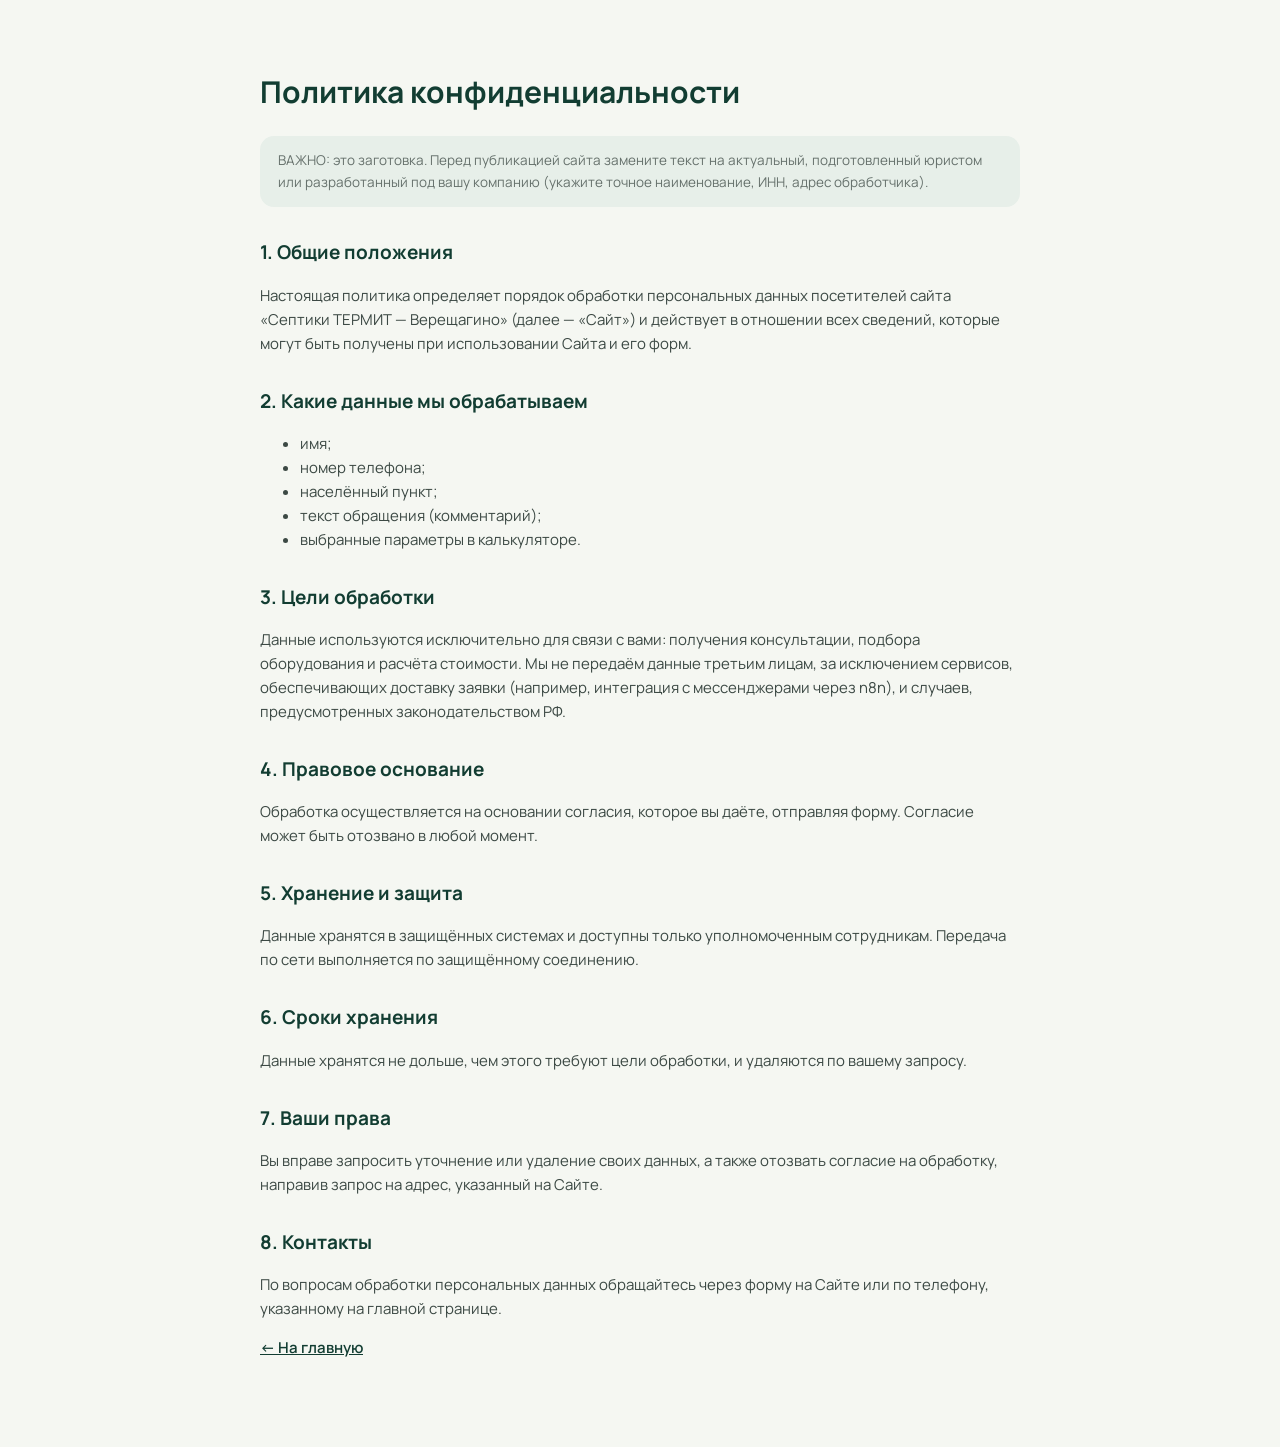
<file: privacy.html>
<!DOCTYPE html>
<html lang="ru">
<head>
  <meta charset="UTF-8" />
  <meta name="viewport" content="width=device-width, initial-scale=1.0" />
  <title>Политика конфиденциальности — Септики ТЕРМИТ Верещагино</title>
  <meta name="robots" content="noindex" />
  <link href="https://fonts.googleapis.com/css2?family=Manrope:wght@400;600;700;800&display=swap" rel="stylesheet" />
  <style>
    body { font-family: "Manrope", system-ui, sans-serif; background: #F5F7F2; color: #17221F; line-height: 1.6; margin: 0; }
    .wrap { max-width: 760px; margin: 0 auto; padding: 48px 22px 72px; }
    h1 { color: #123D32; font-size: 30px; }
    h2 { color: #123D32; font-size: 19px; margin-top: 30px; }
    p, li { font-size: 15px; color: #3c4944; }
    a { color: #123D32; font-weight: 600; }
    .note { background: #e7efe9; border-radius: 14px; padding: 14px 18px; font-size: 13.5px; color: #66716C; }
  </style>
</head>
<body>
  <div class="wrap">
    <h1>Политика конфиденциальности</h1>
    <p class="note">ВАЖНО: это заготовка. Перед публикацией сайта замените текст на актуальный, подготовленный юристом или разработанный под вашу компанию (укажите точное наименование, ИНН, адрес обработчика).</p>

    <h2>1. Общие положения</h2>
    <p>Настоящая политика определяет порядок обработки персональных данных посетителей сайта «Септики ТЕРМИТ — Верещагино» (далее — «Сайт») и действует в отношении всех сведений, которые могут быть получены при использовании Сайта и его форм.</p>

    <h2>2. Какие данные мы обрабатываем</h2>
    <ul>
      <li>имя;</li>
      <li>номер телефона;</li>
      <li>населённый пункт;</li>
      <li>текст обращения (комментарий);</li>
      <li>выбранные параметры в калькуляторе.</li>
    </ul>

    <h2>3. Цели обработки</h2>
    <p>Данные используются исключительно для связи с вами: получения консультации, подбора оборудования и расчёта стоимости. Мы не передаём данные третьим лицам, за исключением сервисов, обеспечивающих доставку заявки (например, интеграция с мессенджерами через n8n), и случаев, предусмотренных законодательством РФ.</p>

    <h2>4. Правовое основание</h2>
    <p>Обработка осуществляется на основании согласия, которое вы даёте, отправляя форму. Согласие может быть отозвано в любой момент.</p>

    <h2>5. Хранение и защита</h2>
    <p>Данные хранятся в защищённых системах и доступны только уполномоченным сотрудникам. Передача по сети выполняется по защищённому соединению.</p>

    <h2>6. Сроки хранения</h2>
    <p>Данные хранятся не дольше, чем этого требуют цели обработки, и удаляются по вашему запросу.</p>

    <h2>7. Ваши права</h2>
    <p>Вы вправе запросить уточнение или удаление своих данных, а также отозвать согласие на обработку, направив запрос на адрес, указанный на Сайте.</p>

    <h2>8. Контакты</h2>
    <p>По вопросам обработки персональных данных обращайтесь через форму на Сайте или по телефону, указанному на главной странице.</p>

    <p><a href="index.html">← На главную</a></p>
  </div>
</body>
</html>
</file>
<file: css/styles.css>
/* =========================================================
   ТЕРМИТ Верещагино — стили
   Палитра: тёмно-зелёный #123D32, графит #17221F, фон #F5F7F2,
   акцент #B7D94B, серый #66716C. Шрифт Manrope.
   ========================================================= */

:root {
  --green: #123D32;
  --green-700: #0d2e26;
  --green-600: #1a4d40;
  --green-soft: #e7efe9;
  --graphite: #17221F;
  --bg: #F5F7F2;
  --white: #ffffff;
  --lime: #B7D94B;
  --lime-dark: #a2c23a;
  --gray: #66716C;
  --line: rgba(18, 61, 50, .12);
  --shadow: 0 26px 60px rgba(18, 61, 50, .12);
  --shadow-sm: 0 12px 30px rgba(18, 61, 50, .08);
  --radius: 22px;
  --radius-sm: 14px;
  --header-h: 76px;
}

* { box-sizing: border-box; }

/* Атрибут hidden всегда должен скрывать элемент,
   даже если у элемента задан display (модалка, кнопки калькулятора и т.п.) */
[hidden] { display: none !important; }

html { scroll-behavior: smooth; }

body {
  margin: 0;
  font-family: "Manrope", system-ui, -apple-system, "Segoe UI", Roboto, sans-serif;
  color: var(--graphite);
  background: var(--bg);
  line-height: 1.55;
  -webkit-font-smoothing: antialiased;
}

img, svg { display: block; max-width: 100%; }
a { color: inherit; text-decoration: none; }
button { font-family: inherit; cursor: pointer; }

.container { width: min(1180px, 100% - 40px); margin-inline: auto; }

h1, h2, h3, h4 {
  margin: 0;
  font-weight: 800;
  line-height: 1.12;
  letter-spacing: -.02em;
}

section { scroll-margin-top: calc(var(--header-h) + 12px); }

.ic { width: 20px; height: 20px; flex: none; }

/* ---------- buttons ---------- */
.btn {
  display: inline-flex;
  align-items: center;
  justify-content: center;
  gap: 9px;
  padding: 14px 24px;
  border: 0;
  border-radius: 999px;
  font-size: 15px;
  font-weight: 700;
  line-height: 1;
  background: var(--lime);
  color: var(--green-700);
  transition: transform .16s ease, box-shadow .2s ease, background .2s ease, color .2s ease;
  white-space: nowrap;
}
.btn:hover { transform: translateY(-2px); box-shadow: 0 12px 26px rgba(183, 217, 75, .4); }
.btn:active { transform: translateY(0) scale(.98); }
.btn--primary { background: linear-gradient(120deg, var(--lime), var(--lime-dark)); }
.btn--ghost { background: transparent; color: var(--green); border: 1.6px solid rgba(18, 61, 50, .2); }
.btn--ghost:hover { background: var(--green); color: #fff; border-color: var(--green); box-shadow: none; }
.btn--lg { padding: 17px 32px; font-size: 16px; }
.btn--block { width: 100%; }
.linklike { border: 0; background: none; color: var(--green-600); font-weight: 700; text-decoration: underline; cursor: pointer; font-size: inherit; padding: 0; }

/* ---------- pills ---------- */
.pill {
  display: inline-block;
  padding: 8px 16px;
  border-radius: 999px;
  background: var(--green-soft);
  color: var(--green);
  font-size: 13px;
  font-weight: 700;
}
.pill--dark { background: rgba(255, 255, 255, .1); color: var(--lime); }

/* =========================================================
   HEADER
   ========================================================= */
.header {
  position: sticky;
  top: 0;
  z-index: 100;
  background: rgba(245, 247, 242, .85);
  backdrop-filter: blur(14px);
  border-bottom: 1px solid transparent;
  transition: border-color .2s, box-shadow .2s;
}
.header.is-scrolled { border-color: var(--line); box-shadow: 0 8px 26px rgba(18, 61, 50, .06); }
.header__inner { display: flex; align-items: center; gap: 22px; height: var(--header-h); }

.logo { display: flex; align-items: center; gap: 11px; }
.logo__mark { display: inline-flex; }
.logo__text { display: flex; flex-direction: column; font-weight: 800; letter-spacing: -.03em; font-size: 19px; line-height: 1; color: var(--green); }
.logo__text small { font-size: 10.5px; font-weight: 600; letter-spacing: .04em; color: var(--gray); text-transform: uppercase; margin-top: 3px; }
.logo--light .logo__text { color: #fff; }
.logo--light .logo__text small { color: rgba(255, 255, 255, .7); }

.nav { display: flex; align-items: center; gap: 2px; margin-left: auto; }
.nav__link { padding: 9px 14px; border-radius: 999px; font-weight: 600; font-size: 15px; color: var(--graphite); transition: background .18s, color .18s; }
.nav__link:hover { background: var(--green-soft); color: var(--green); }
.nav__mobile-cta { display: none; }

.header__actions { display: flex; align-items: center; gap: 14px; }
.header__phone { font-weight: 700; font-size: 15px; color: var(--green); }
.header__phone:hover { color: var(--lime-dark); }

.burger { display: none; width: 46px; height: 46px; border: 1px solid var(--line); border-radius: 13px; background: #fff; position: relative; }
.burger span { position: absolute; left: 13px; right: 13px; height: 2px; background: var(--graphite); border-radius: 2px; transition: transform .2s, opacity .2s, top .2s; }
.burger span:nth-child(1) { top: 16px; }
.burger span:nth-child(2) { top: 22px; }
.burger span:nth-child(3) { top: 28px; }
.burger.is-open span:nth-child(1) { top: 22px; transform: rotate(45deg); }
.burger.is-open span:nth-child(2) { opacity: 0; }
.burger.is-open span:nth-child(3) { top: 22px; transform: rotate(-45deg); }

/* =========================================================
   HERO
   ========================================================= */
.hero { position: relative; overflow: hidden; padding: 66px 0 30px; }
.hero__glow {
  position: absolute; inset: 0;
  background:
    radial-gradient(60% 55% at 88% 8%, rgba(183, 217, 75, .22), transparent 60%),
    radial-gradient(50% 60% at 6% 20%, rgba(18, 61, 50, .1), transparent 60%);
  pointer-events: none;
}
.hero__inner { position: relative; display: grid; grid-template-columns: 1.05fr .95fr; gap: 46px; align-items: center; }
.hero__title { font-size: clamp(32px, 4.6vw, 58px); margin: 20px 0 0; color: var(--green); }
.hero__text { margin: 20px 0 0; font-size: 18px; color: var(--gray); max-width: 540px; }
.hero__cta { display: flex; flex-wrap: wrap; gap: 14px; margin-top: 30px; }
.hero__trust { list-style: none; margin: 32px 0 0; padding: 0; display: grid; grid-template-columns: 1fr 1fr; gap: 12px 24px; max-width: 560px; }
.hero__trust li { display: flex; gap: 10px; align-items: flex-start; font-size: 14.5px; font-weight: 600; color: var(--graphite); }
.hero__trust .ic { color: var(--lime-dark); margin-top: 2px; }

.hero__card { border-radius: 28px; background: linear-gradient(160deg, #ffffff, #eef3ec); padding: 14px; box-shadow: var(--shadow); border: 1px solid rgba(18, 61, 50, .06); }
.hero__img { width: 100%; height: auto; border-radius: 18px; }

/* =========================================================
   SECTIONS
   ========================================================= */
.section { padding: 84px 0; }
.section--soft { background: #eef2ea; }
.section--dark { background: radial-gradient(120% 120% at 80% 0%, #1b3d33 0%, var(--graphite) 60%); color: #fff; }
.section--dark .section__sub { color: rgba(255, 255, 255, .72); }
.section__head { max-width: 740px; margin-bottom: 42px; }
.section__head--light .section__title { color: #fff; }
.section__title { font-size: clamp(26px, 3.3vw, 42px); margin-top: 16px; color: var(--green); }
.section--dark .section__title { color: #fff; }
.section__sub { margin: 16px 0 0; color: var(--gray); font-size: 16.5px; }

/* =========================================================
   PICK (Блок 2)
   ========================================================= */
.pick { display: grid; grid-template-columns: repeat(3, 1fr); gap: 20px; }
.pick__card { background: #fff; border: 1px solid var(--line); border-radius: var(--radius); padding: 26px; display: flex; flex-direction: column; gap: 12px; transition: transform .2s, box-shadow .2s, border-color .2s; }
.pick__card:hover { transform: translateY(-5px); box-shadow: var(--shadow); border-color: transparent; }
.pick__icon { width: 50px; height: 50px; border-radius: 14px; background: var(--green-soft); color: var(--green); display: grid; place-items: center; }
.pick__icon .ic { width: 24px; height: 24px; }
.pick__card h3 { font-size: 19px; color: var(--green); }
.pick__purpose { margin: 0; color: var(--gray); font-size: 14.5px; }
.pick__list { list-style: none; margin: 0 0 6px; padding: 0; display: flex; flex-direction: column; gap: 8px; }
.pick__list li { position: relative; padding-left: 22px; font-size: 14px; color: var(--gray); }
.pick__list li::before { content: ""; position: absolute; left: 0; top: 7px; width: 8px; height: 8px; border-radius: 50%; background: var(--lime); }
.pick__card .btn { margin-top: auto; }

/* =========================================================
   FILTERS + CATALOG (Блок 3)
   ========================================================= */
.filters { display: flex; flex-direction: column; gap: 18px; background: #fff; border: 1px solid var(--line); border-radius: var(--radius); padding: 22px 24px; margin-bottom: 28px; }
.filters__group { display: flex; flex-direction: column; gap: 10px; }
.filters__label { font-size: 13px; font-weight: 700; color: var(--gray); text-transform: uppercase; letter-spacing: .05em; }
.chips { display: flex; flex-wrap: wrap; gap: 8px; }
.chip { border: 1.5px solid var(--line); background: #fff; color: var(--graphite); padding: 9px 16px; border-radius: 999px; font-size: 14px; font-weight: 600; transition: background .18s, color .18s, border-color .18s; }
.chip:hover { border-color: var(--green); color: var(--green); }
.chip.is-active { background: var(--green); border-color: var(--green); color: #fff; }
.filters__reset { align-self: flex-start; border: 0; background: none; color: var(--gray); text-decoration: underline; font-weight: 600; font-size: 14px; padding: 0; }

.catalog__grid { display: grid; grid-template-columns: repeat(auto-fill, minmax(268px, 1fr)); gap: 20px; }
.card { background: #fff; border: 1px solid var(--line); border-radius: var(--radius); overflow: hidden; display: flex; flex-direction: column; transition: transform .2s, box-shadow .2s, border-color .2s; }
.card:hover { transform: translateY(-5px); box-shadow: var(--shadow); border-color: transparent; }
.card__media { position: relative; aspect-ratio: 4 / 3; background: linear-gradient(160deg, #eef3ec, #dde6dc); display: grid; place-items: center; padding: 16px; }
.card__media img { max-height: 100%; width: auto; }
.card__badge { position: absolute; top: 12px; left: 12px; background: #fff; color: var(--green); font-size: 12px; font-weight: 700; padding: 5px 11px; border-radius: 999px; box-shadow: var(--shadow-sm); }
.card__badge--ask { background: var(--graphite); color: var(--lime); }
.card__body { padding: 20px; display: flex; flex-direction: column; gap: 12px; flex: 1; }
.card__line { font-size: 12px; font-weight: 700; color: var(--gray); text-transform: uppercase; letter-spacing: .05em; }
.card__title { font-size: 19px; color: var(--green); }
.card__specs { list-style: none; margin: 0; padding: 0; display: flex; flex-direction: column; gap: 7px; }
.card__specs li { display: flex; justify-content: space-between; gap: 10px; font-size: 13.5px; color: var(--gray); border-bottom: 1px dashed var(--line); padding-bottom: 7px; }
.card__specs b { color: var(--graphite); font-weight: 700; }
.card__desc { margin: 0; font-size: 14px; color: var(--gray); }
.card__price { margin-top: auto; display: flex; flex-direction: column; gap: 2px; padding-top: 4px; }
.card__price b { font-size: 22px; font-weight: 800; color: var(--green); }
.card__price span { font-size: 12.5px; color: var(--gray); }
.card__note { font-size: 12.5px; color: var(--gray); }

.catalog__none { margin: 24px 0 0; color: var(--gray); }
.catalog__meta { margin: 18px 0 0; font-size: 13px; color: var(--gray); }

.types { margin-top: 46px; background: #fff; border: 1px solid var(--line); border-radius: var(--radius); padding: 30px; }
.types__title { font-size: 22px; color: var(--green); margin-bottom: 18px; }
.types__grid { display: grid; grid-template-columns: repeat(3, 1fr); gap: 24px; }
.types__col h4 { font-size: 16px; color: var(--green); margin-bottom: 8px; }
.types__col p { margin: 0; font-size: 14.5px; color: var(--gray); }

/* =========================================================
   CALCULATOR (Блок 4)
   ========================================================= */
.calc { background: #fff; border: 1px solid var(--line); border-radius: 26px; padding: clamp(24px, 3.5vw, 44px); box-shadow: var(--shadow-sm); max-width: 820px; }
.calc__progress { height: 6px; border-radius: 999px; background: var(--green-soft); overflow: hidden; }
.calc__progress span { display: block; height: 100%; width: 16.6%; background: linear-gradient(120deg, var(--lime), var(--lime-dark)); border-radius: 999px; transition: width .35s ease; }
.calc__steplabel { margin: 12px 0 22px; font-size: 13px; font-weight: 700; color: var(--gray); }
.calc__step { border: 0; margin: 0; padding: 0; display: none; }
.calc__step.is-active { display: block; animation: stepin .3s ease; }
@keyframes stepin { from { opacity: 0; transform: translateY(10px); } to { opacity: 1; transform: none; } }
.calc__q { font-size: 21px; font-weight: 800; color: var(--green); padding: 0; margin-bottom: 18px; }

.opts { display: grid; grid-template-columns: 1fr 1fr; gap: 12px; }
.opt { position: relative; display: flex; align-items: center; gap: 12px; padding: 15px 18px; border: 1.6px solid var(--line); border-radius: var(--radius-sm); font-weight: 600; font-size: 15px; cursor: pointer; transition: border-color .18s, background .18s; }
.opt:hover { border-color: var(--green); }
.opt input { position: absolute; opacity: 0; width: 0; height: 0; }
.opt::before { content: ""; width: 20px; height: 20px; border-radius: 50%; border: 2px solid rgba(18, 61, 50, .3); flex: none; transition: border-color .18s, box-shadow .18s; }
.opt:has(input:checked) { border-color: var(--green); background: var(--green-soft); }
.opt:has(input:checked)::before { border-color: var(--green); box-shadow: inset 0 0 0 5px var(--lime); }
.opt:has(input:focus-visible) { outline: 2px solid var(--green); outline-offset: 2px; }

.calc__err { margin: 14px 0 0; color: #b23b3b; font-size: 14px; font-weight: 600; }
.calc__nav { display: flex; gap: 12px; margin-top: 26px; }

.calc__summary { background: #eef2ea; border: 1px solid var(--line); border-radius: var(--radius-sm); padding: 20px 22px; margin-bottom: 22px; }
.sum__title { font-size: 15px; font-weight: 800; color: var(--green); margin: 0 0 12px; }
.sum__params { list-style: none; margin: 0 0 16px; padding: 0; display: flex; flex-direction: column; gap: 7px; }
.sum__params li { font-size: 14px; color: var(--gray); }
.sum__params b { color: var(--graphite); }
.sum__reco { display: grid; gap: 10px; margin-bottom: 16px; }
.reco { display: flex; align-items: center; justify-content: space-between; gap: 12px; padding: 12px 16px; background: #fff; border: 1px solid var(--line); border-radius: 12px; }
.reco__name { font-weight: 700; font-size: 14.5px; }
.reco__price { font-weight: 800; color: var(--green); white-space: nowrap; }
.reco__price--ask { color: var(--gray); font-weight: 600; font-size: 13px; }
.sum__todo { font-size: 14px; color: var(--gray); }
.sum__todo ul { margin: 8px 0 0; padding-left: 20px; display: grid; gap: 5px; }

.calc__contact { display: grid; grid-template-columns: 1fr 1fr; gap: 14px; }

/* ---------- fields ---------- */
.field { display: flex; flex-direction: column; gap: 7px; font-size: 13.5px; font-weight: 700; color: var(--graphite); }
.field > span { color: var(--gray); }
.field input, .field select, .field textarea {
  font-family: inherit; font-size: 15px; font-weight: 500; color: var(--graphite);
  padding: 13px 15px; border: 1.6px solid var(--line); border-radius: 12px; background: #fff; width: 100%;
  transition: border-color .18s, box-shadow .18s;
}
.field textarea { resize: vertical; }
.field input:focus, .field select:focus, .field textarea:focus { outline: none; border-color: var(--green); box-shadow: 0 0 0 4px rgba(18, 61, 50, .1); }
.field input[aria-invalid="true"], .field textarea[aria-invalid="true"] { border-color: #b23b3b; }

.consent { display: flex; gap: 11px; align-items: flex-start; margin-top: 16px; font-size: 13px; color: var(--gray); font-weight: 500; }
.consent input { width: 20px; height: 20px; margin: 1px 0 0; accent-color: var(--green); flex: none; }
.consent a { color: var(--green-600); text-decoration: underline; }

/* =========================================================
   MONTAGE (Блок 5)
   ========================================================= */
.msteps { list-style: none; margin: 0; padding: 0; display: grid; grid-template-columns: repeat(3, 1fr); gap: 18px; }
.mstep { display: flex; gap: 16px; background: rgba(255, 255, 255, .04); border: 1px solid rgba(255, 255, 255, .1); border-radius: var(--radius-sm); padding: 22px; transition: transform .2s, background .2s; }
.mstep:hover { transform: translateY(-4px); background: rgba(255, 255, 255, .07); }
.mstep__num { font-size: 22px; font-weight: 800; color: var(--lime); line-height: 1; }
.mstep h3 { font-size: 16.5px; color: #fff; margin-bottom: 6px; }
.mstep p { margin: 0; font-size: 14px; color: rgba(255, 255, 255, .68); }
.montage__cta { margin-top: 34px; text-align: center; }

/* =========================================================
   FEATURES (Блок 6)
   ========================================================= */
.features { display: grid; grid-template-columns: repeat(3, 1fr); gap: 20px; }
.feature { background: #fff; border: 1px solid var(--line); border-radius: var(--radius); padding: 26px; transition: transform .2s, box-shadow .2s; }
.feature:hover { transform: translateY(-5px); box-shadow: var(--shadow); }
.feature__icon { width: 52px; height: 52px; border-radius: 15px; background: linear-gradient(140deg, var(--green), var(--green-600)); color: var(--lime); display: grid; place-items: center; margin-bottom: 16px; }
.feature__icon .ic { width: 26px; height: 26px; }
.feature h3 { font-size: 18px; color: var(--green); margin-bottom: 8px; }
.feature p { margin: 0; color: var(--gray); font-size: 14.5px; }

/* =========================================================
   TIMELINE (Блок 7)
   ========================================================= */
.timeline { position: relative; display: grid; grid-template-columns: repeat(6, 1fr); gap: 16px; }
.timeline::before { content: ""; position: absolute; top: 25px; left: 8%; right: 8%; height: 2px; background: repeating-linear-gradient(90deg, var(--line) 0 8px, transparent 8px 16px); }
.tl { position: relative; text-align: center; }
.tl__dot { position: relative; z-index: 1; width: 52px; height: 52px; margin: 0 auto 16px; border-radius: 50%; background: #fff; border: 2px solid var(--green); color: var(--green); display: grid; place-items: center; }
.tl__dot .ic { width: 24px; height: 24px; }
.tl h3 { font-size: 15.5px; color: var(--green); margin-bottom: 6px; }
.tl p { margin: 0; font-size: 13.5px; color: var(--gray); }

/* =========================================================
   ACCORDION (Блок 8)
   ========================================================= */
.acc { display: flex; flex-direction: column; gap: 12px; max-width: 900px; }
.acc__item { background: #fff; border: 1px solid var(--line); border-radius: var(--radius-sm); overflow: hidden; }
.acc__q { width: 100%; text-align: left; border: 0; background: none; padding: 19px 22px; font-size: 16.5px; font-weight: 700; color: var(--green); display: flex; align-items: center; justify-content: space-between; gap: 16px; }
.acc__ic { color: var(--lime-dark); transition: transform .25s ease; }
.acc__item.is-open .acc__ic { transform: rotate(45deg); }
.acc__a { display: grid; grid-template-rows: 0fr; transition: grid-template-rows .3s ease; }
.acc__item.is-open .acc__a { grid-template-rows: 1fr; }
.acc__inner { overflow: hidden; }
.acc__inner p { margin: 0; padding: 0 22px 20px; color: var(--gray); font-size: 15px; }

/* =========================================================
   GEO (Блок 9)
   ========================================================= */
.geo { display: grid; grid-template-columns: 1.15fr .85fr; gap: 44px; align-items: center; }
.geo__list { list-style: none; margin: 22px 0 26px; padding: 0; display: flex; flex-wrap: wrap; gap: 9px; }
.geo__list li { background: #fff; border: 1px solid var(--line); border-radius: 999px; padding: 8px 15px; font-size: 14px; font-weight: 600; color: var(--graphite); }
.geo__art { display: grid; place-items: center; }
.geo__svg { width: 100%; max-width: 420px; }

/* =========================================================
   FINAL (Блок 10)
   ========================================================= */
.final { position: relative; overflow: hidden; background: radial-gradient(120% 130% at 15% 0%, #1b3d33, var(--graphite) 62%); color: #fff; padding: 92px 0; text-align: center; }
.final__glow { position: absolute; width: 520px; height: 520px; border-radius: 50%; background: rgba(183, 217, 75, .18); filter: blur(90px); top: -200px; right: -100px; }
.final__inner { position: relative; max-width: 720px; }
.final__title { font-size: clamp(28px, 3.6vw, 46px); }
.final__text { margin: 18px auto 30px; color: rgba(255, 255, 255, .78); font-size: 17px; max-width: 560px; }

/* =========================================================
   FOOTER
   ========================================================= */
.footer { background: var(--green-700); color: rgba(255, 255, 255, .72); padding: 64px 0 30px; }
.footer__inner { display: grid; grid-template-columns: 1.6fr 1fr 1fr 1.2fr; gap: 30px; padding-bottom: 40px; border-bottom: 1px solid rgba(255, 255, 255, .12); }
.footer__col--brand p { margin: 18px 0 0; font-size: 14.5px; max-width: 300px; color: rgba(255, 255, 255, .6); }
.footer__col h4 { font-size: 15px; margin-bottom: 16px; color: #fff; }
.footer__col a { display: block; font-size: 14.5px; padding: 5px 0; color: rgba(255, 255, 255, .72); transition: color .18s; }
.footer__col a:hover { color: var(--lime); }
.footer__addr, .footer__hours { margin: 6px 0 0; font-size: 13.5px; color: rgba(255, 255, 255, .5); }
.footer__col .btn { margin-top: 14px; }
.footer__bottom { display: flex; justify-content: space-between; flex-wrap: wrap; gap: 10px; padding-top: 24px; font-size: 13px; color: rgba(255, 255, 255, .45); }

/* =========================================================
   MODAL
   ========================================================= */
.modal { position: fixed; inset: 0; z-index: 200; display: grid; place-items: center; padding: 20px; }
.modal__overlay { position: absolute; inset: 0; background: rgba(13, 46, 38, .55); backdrop-filter: blur(4px); animation: fade .2s ease; }
.modal__dialog { position: relative; width: min(480px, 100%); background: #fff; border-radius: 22px; padding: 30px; box-shadow: 0 40px 90px rgba(13, 46, 38, .4); animation: pop .25s ease; max-height: 92vh; overflow-y: auto; }
@keyframes fade { from { opacity: 0; } }
@keyframes pop { from { opacity: 0; transform: translateY(14px) scale(.98); } }
.modal__close { position: absolute; top: 16px; right: 16px; width: 40px; height: 40px; border-radius: 12px; border: 1px solid var(--line); background: #fff; color: var(--graphite); display: grid; place-items: center; }
.modal__close:hover { background: var(--green-soft); }
.modal__title { font-size: 22px; color: var(--green); padding-right: 40px; }
.modal__sub { margin: 8px 0 20px; color: var(--gray); font-size: 14.5px; }
.modal__preset { background: var(--green-soft); border-radius: 12px; padding: 12px 15px; margin-bottom: 16px; font-size: 14px; font-weight: 700; color: var(--green); }
#leadForm { display: flex; flex-direction: column; gap: 14px; }
.form__err { margin: 0; color: #b23b3b; font-size: 14px; font-weight: 600; }
.form__ok { margin: 0; background: #e7f5e4; color: #1f6b34; padding: 14px; border-radius: 12px; font-weight: 700; text-align: center; }

/* =========================================================
   MOBILE BAR + TOAST
   ========================================================= */
.mobilebar { position: fixed; z-index: 120; left: 12px; right: 12px; bottom: 12px; display: none; gap: 8px; background: rgba(23, 34, 31, .96); backdrop-filter: blur(10px); border-radius: 16px; padding: 8px; box-shadow: 0 20px 40px rgba(13, 46, 38, .4); }
.mobilebar__btn { flex: 1; display: flex; flex-direction: column; align-items: center; gap: 3px; padding: 9px 4px; border: 0; background: none; color: #fff; font-size: 11.5px; font-weight: 600; border-radius: 11px; }
.mobilebar__btn .ic { width: 22px; height: 22px; }
.mobilebar__btn--cta { background: var(--lime); color: var(--green-700); }
.mobilebar__btn--wa { color: #7ff0a8; }
.mobilebar__btn--tg { color: #7fd0f0; }

.toast { position: fixed; z-index: 300; left: 50%; bottom: 26px; transform: translateX(-50%); background: var(--green); color: #fff; padding: 14px 24px; border-radius: 999px; font-weight: 600; box-shadow: var(--shadow); animation: pop .25s ease; max-width: calc(100% - 40px); text-align: center; }
.toast.is-err { background: #7a2b2b; }

/* =========================================================
   REVEAL + REDUCED MOTION
   ========================================================= */
.reveal { opacity: 0; transform: translateY(24px); transition: opacity .6s ease, transform .6s ease; }
.reveal.is-visible { opacity: 1; transform: none; }

@media (prefers-reduced-motion: reduce) {
  html { scroll-behavior: auto; }
  * { animation-duration: .001ms !important; transition-duration: .001ms !important; }
  .reveal { opacity: 1; transform: none; }
}

/* =========================================================
   RESPONSIVE
   ========================================================= */
@media (max-width: 1080px) {
  .hero__inner { grid-template-columns: 1fr; }
  .hero__visual { max-width: 540px; }
  .pick { grid-template-columns: repeat(2, 1fr); }
  .features { grid-template-columns: repeat(2, 1fr); }
  .msteps { grid-template-columns: repeat(2, 1fr); }
  .timeline { grid-template-columns: repeat(3, 1fr); gap: 26px 16px; }
  .timeline::before { display: none; }
  .footer__inner { grid-template-columns: 1fr 1fr; }
}

@media (max-width: 900px) {
  :root { --header-h: 68px; }
  .nav {
    position: fixed; inset: var(--header-h) 0 0 auto; width: min(340px, 88vw);
    flex-direction: column; align-items: stretch; gap: 4px; margin: 0; padding: 20px;
    background: #fff; border-left: 1px solid var(--line); box-shadow: -20px 0 50px rgba(18, 61, 50, .14);
    transform: translateX(110%); transition: transform .28s ease; overflow-y: auto;
  }
  .nav.is-open { transform: none; }
  .nav__link { padding: 13px 16px; font-size: 16px; }
  .nav__mobile-cta { display: flex; flex-direction: column; gap: 10px; margin-top: 16px; }
  .burger { display: block; }
  .header__phone { display: none; }
  .header__actions .btn--primary { display: none; }

  .geo { grid-template-columns: 1fr; }
  .geo__art { order: -1; max-width: 360px; }
  .calc__contact { grid-template-columns: 1fr; }
  .opts { grid-template-columns: 1fr; }

  .mobilebar { display: flex; }
  body { padding-bottom: 84px; }
}

@media (max-width: 620px) {
  .container { width: min(1180px, 100% - 28px); }
  .section { padding: 60px 0; }
  .pick, .features, .msteps, .types__grid { grid-template-columns: 1fr; }
  .timeline { grid-template-columns: 1fr 1fr; }
  .hero__trust { grid-template-columns: 1fr; }
  .footer__inner { grid-template-columns: 1fr; gap: 26px; }
  .modal__dialog { padding: 24px 20px; }
}
</file>
